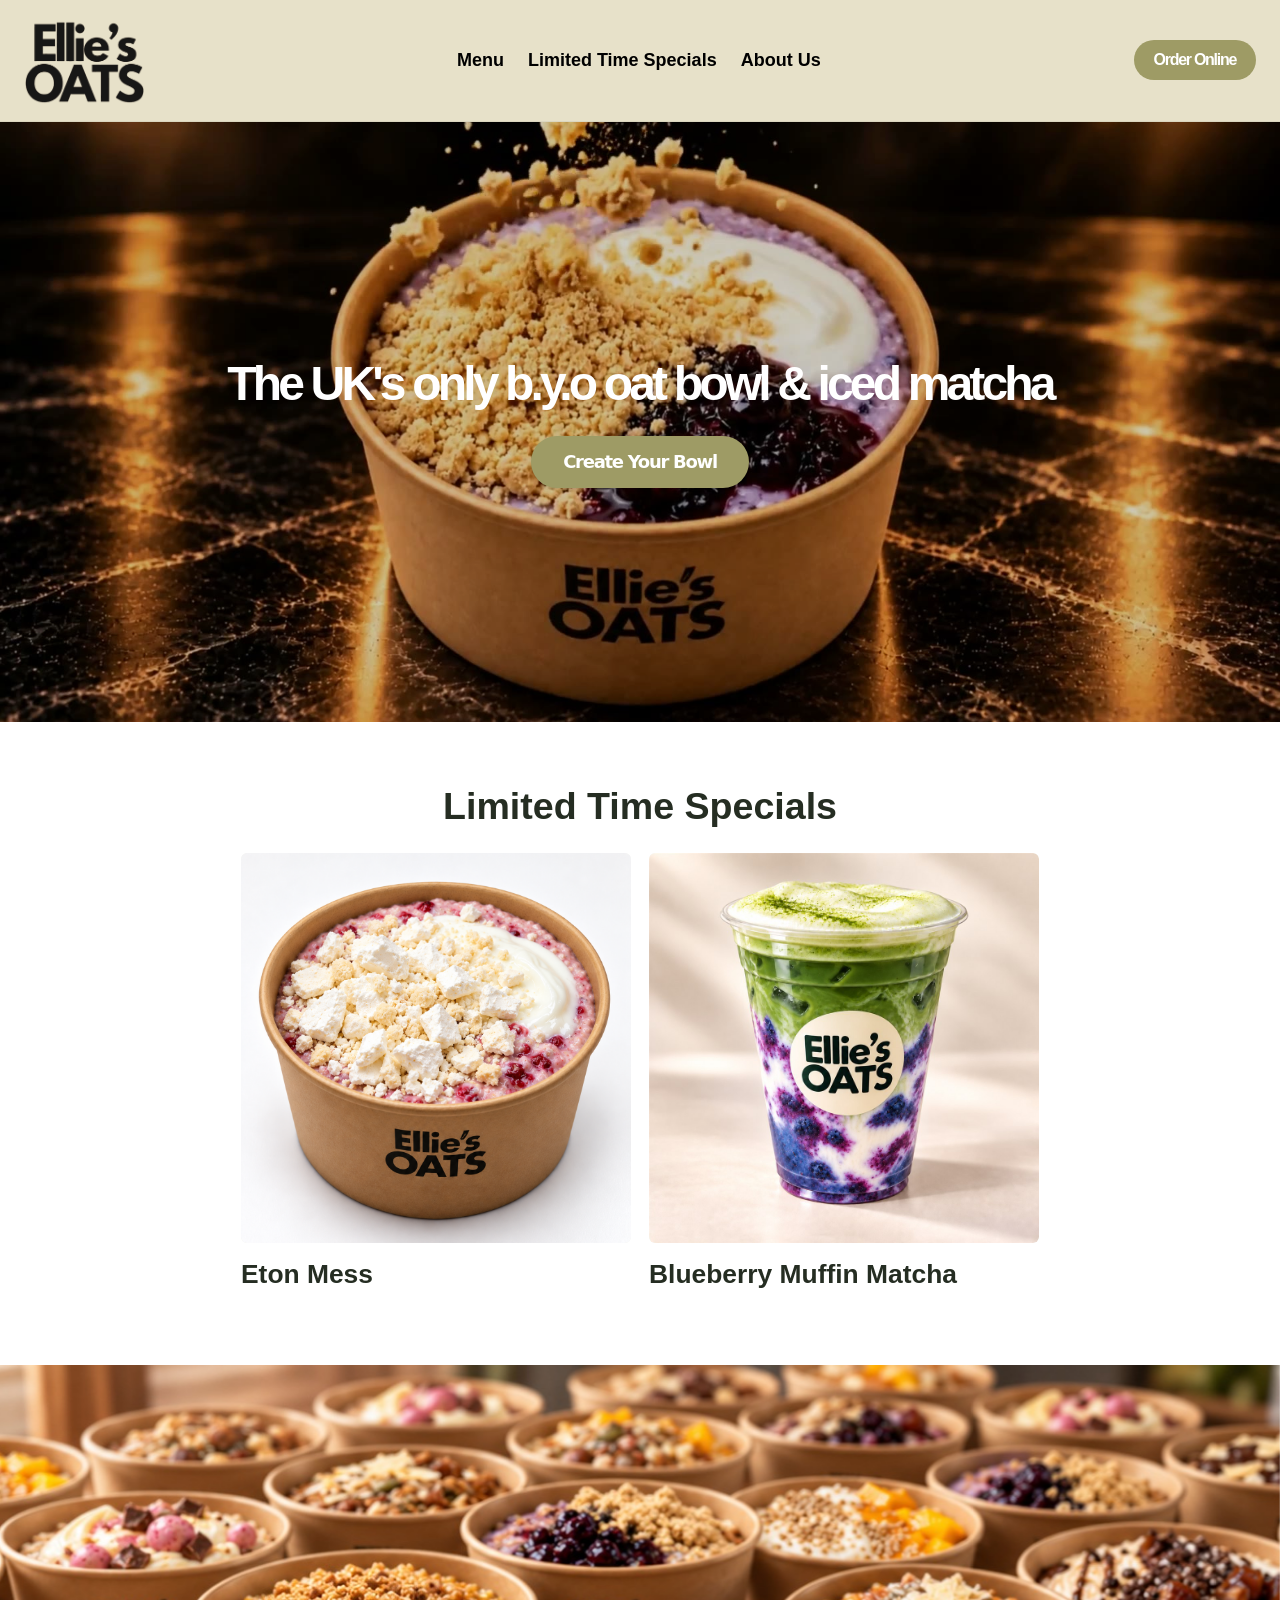
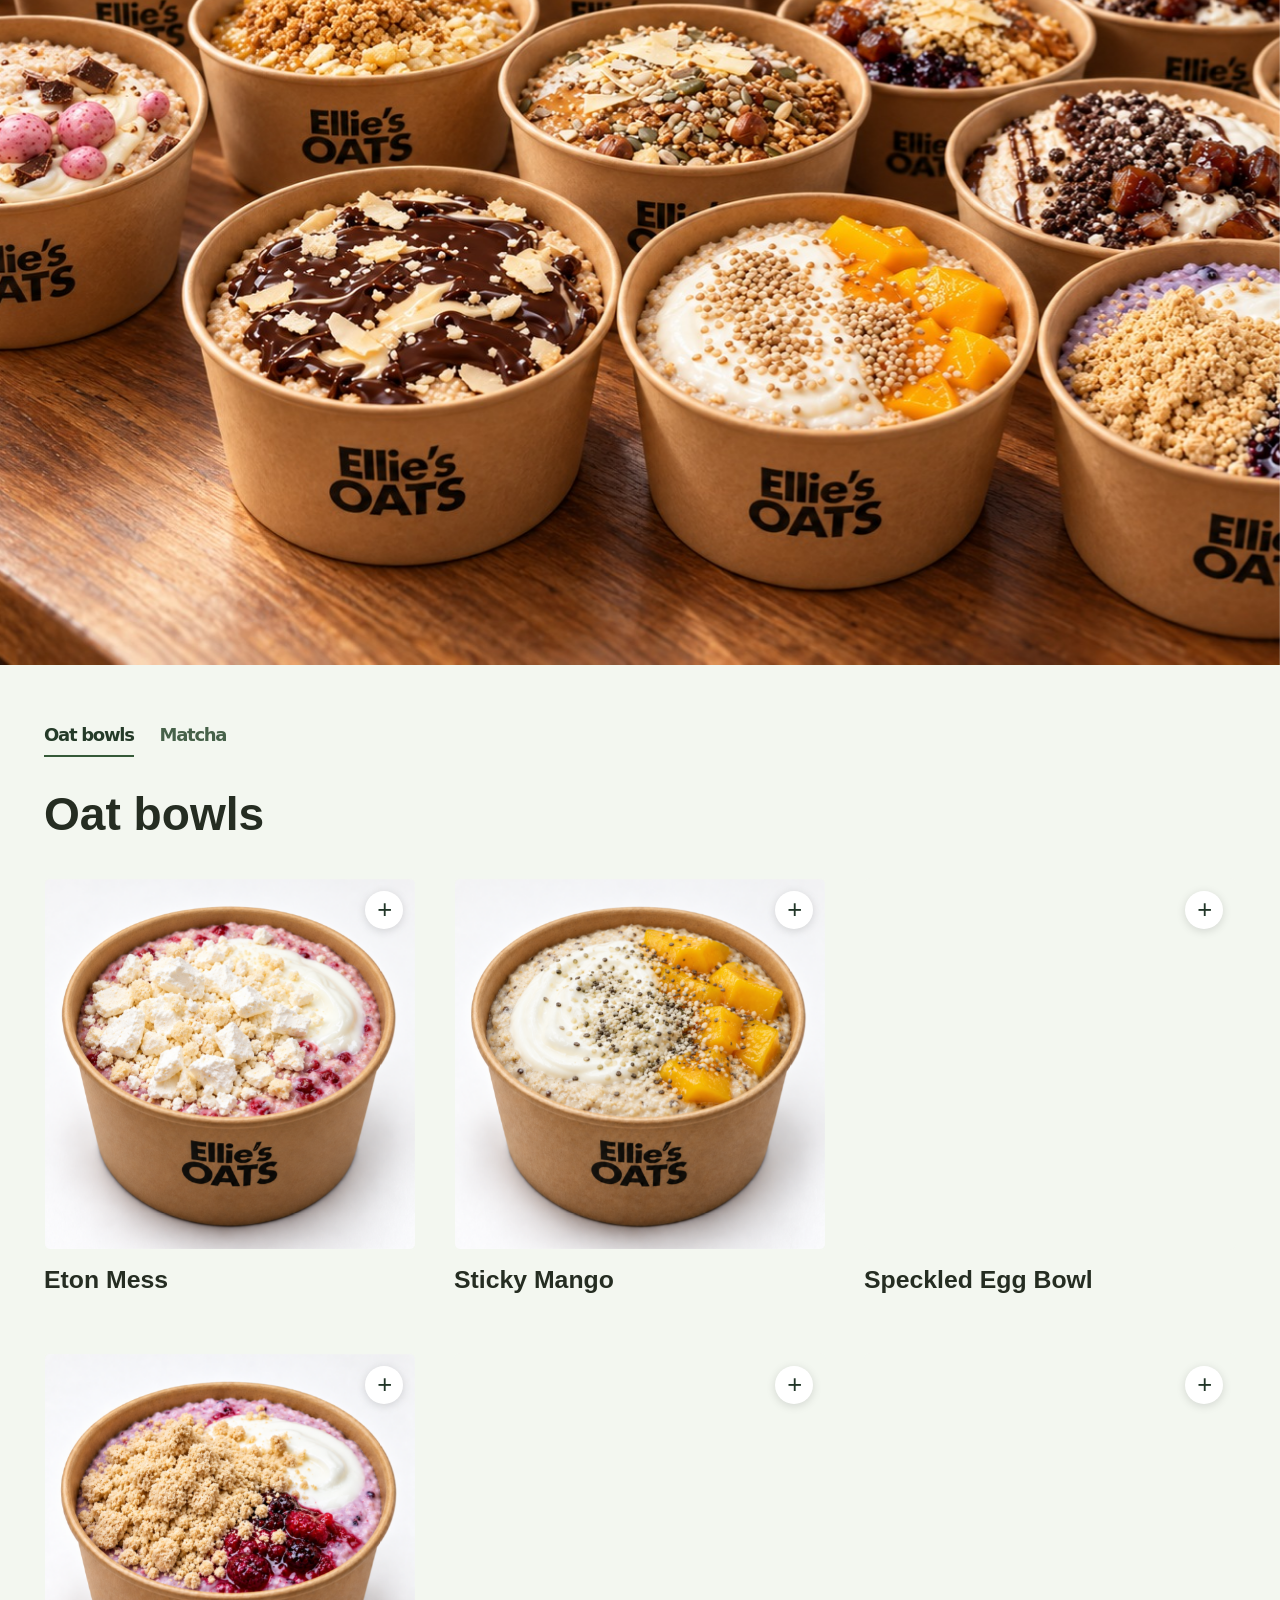
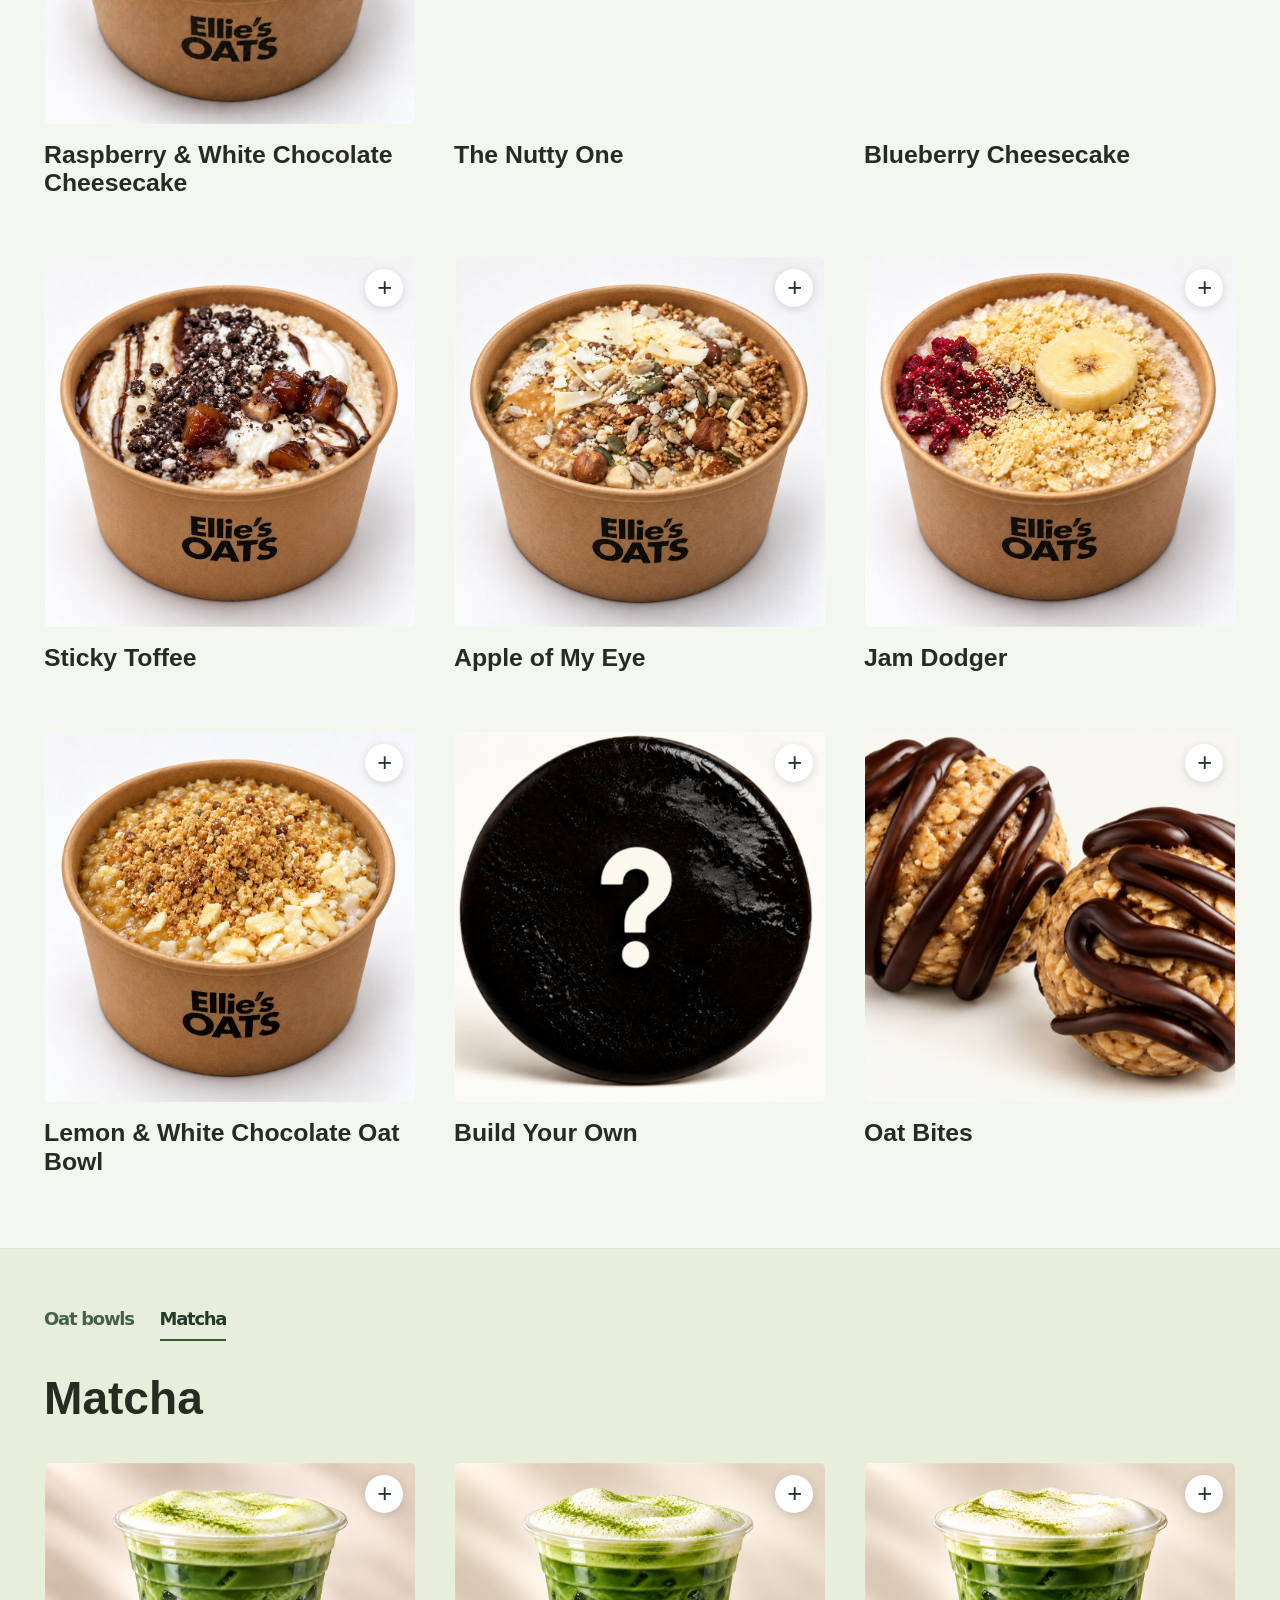
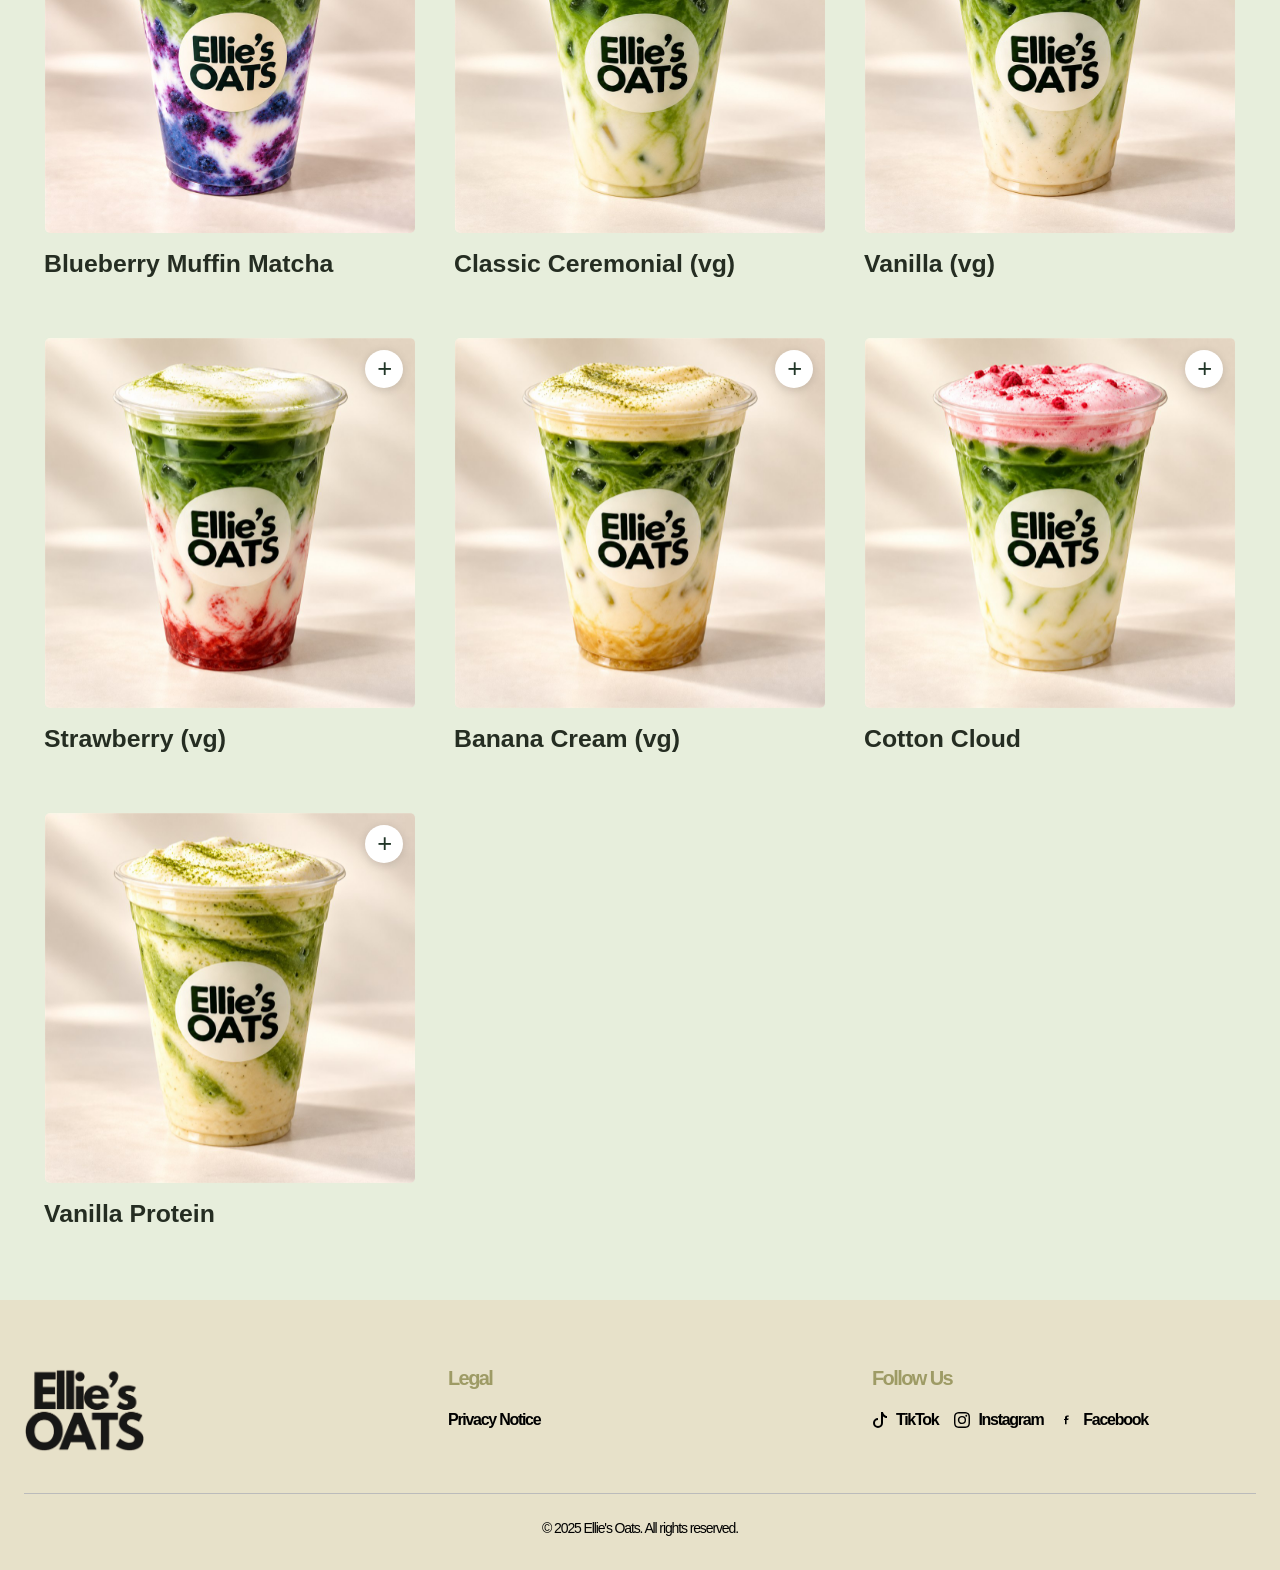
<file: index.html>
<!DOCTYPE html>
<!-- saved from url=(0029)https://www.elliesoats.co.uk/ -->
<html lang="en"><head><meta http-equiv="Content-Type" content="text/html; charset=UTF-8"><link rel="preload" href="https://www.elliesoats.co.uk/_next/static/media/797e433ab948586e-s.p.29207c2f.woff2" as="font" crossorigin="" type="font/woff2"><link rel="preload" href="https://www.elliesoats.co.uk/_next/static/media/caa3a2e1cccd8315-s.p.3b6cae6d.woff2" as="font" crossorigin="" type="font/woff2"><link rel="preload" as="image"><link rel="stylesheet" href="./assets/site.css?v=3" data-precedence="next"><link rel="stylesheet" href="./saved-pages/Ellie's Oats Ltd_files/d37c65f9e38ab7b9.css" data-precedence="next"><link rel="stylesheet" href="./saved-pages/Ellie's Oats Ltd_files/3f925ad81a35459d.css" data-precedence="next"><link rel="preload" as="script" fetchpriority="low" href="./saved-pages/Ellie's Oats Ltd_files/11211aaabb2560be.js.download"><link rel="preload" href="./assets/menu/special-eton-mess.png" as="image"><link rel="preload" href="./assets/menu/special-blueberry-muffin-matcha.jpg" as="image"><link rel="preload" href="./saved-pages/Ellie's Oats Ltd_files/hero2.jpg" as="image"><link rel="preload" href="./saved-pages/Ellie's Oats Ltd_files/d37c65f9e38ab7b9.css" as="style"><link rel="preload" href="./saved-pages/Ellie's Oats Ltd_files/3f925ad81a35459d.css" as="style"><meta name="viewport" content="width=device-width, initial-scale=1"><title>Ellie's Oats Ltd</title><meta name="description" content="The UK's only b.y.o oat bowl &amp; iced matcha"><link rel="icon" href="https://www.elliesoats.co.uk/favicon.ico?favicon.ec887f7a.ico" sizes="256x222" type="image/x-icon"><link rel="stylesheet" href="./assets/menu-gallery.css?v=13"><link rel="stylesheet" href="./assets/reveal.css?v=2"></head><body class="geist_a71539c9-module__T19VSG__variable geist_mono_8d43a2aa-module__8Li5zG__variable antialiased"><!--$--><!--/$--><next-route-announcer style="position: absolute;"><template shadowrootmode="open"><div aria-live="assertive" id="__next-route-announcer__" role="alert" style="position: absolute; border: 0px; height: 1px; margin: -1px; padding: 0px; width: 1px; clip: rect(0px, 0px, 0px, 0px); overflow: hidden; white-space: nowrap; overflow-wrap: normal;"></div></template></next-route-announcer><div hidden=""></div><div class="min-h-screen font-sans"><header class="bg-brand-beige backdrop-blur sticky top-0 z-50 border-b border-black/5 py-4"><div class="container mx-auto flex flex-col md:flex-row items-center justify-between px-6 gap-4"><div class="flex justify-center md:justify-start items-center w-full md:w-auto mb-2 md:mb-0"><a class="cursor-pointer" href="index.html"><img alt="OAT &amp; MATCHA Logo" width="120" height="40" decoding="async" data-nimg="1" src="./saved-pages/Ellie's Oats Ltd_files/logo.png" style="color: transparent;"></a></div><nav class="w-full md:w-auto flex justify-center order-2 md:order-none"><ul class="flex gap-6 list-none font-brand"><li><a href="index.html#menu" class="font-medium hover:text-brand-green cursor-pointer">Menu</a></li><li><a class="font-medium hover:text-brand-green" href="about.html">About Us</a></li></ul></nav><div class="w-full md:w-auto flex justify-center md:justify-end order-3 md:order-none"><a href="order.html" class="bg-brand-green text-white px-5 py-2 rounded-full font-semibold hover:bg-brand-green-hover transition">Order Online</a></div></div></header><section class="w-full py-0 relative min-h-[400px] md:min-h-[600px] flex items-center justify-center overflow-hidden"><video class="absolute inset-0 w-full h-full object-cover z-0 hero-video" src="./assets/hero-video.mp4" autoplay="" loop="" muted="" playsinline="" preload="auto" poster="./assets/hero-poster.jpg"></video><div class="hero-overlay"></div><div class="hero-content"><h1 class="text-text-white">The UK's only b.y.o oat bowl &amp; iced matcha</h1><a href="order.html" class="bg-brand-green text-text-white px-8 py-3 rounded-full font-semibold text-lg shadow hover:bg-brand-green-hover transition">Create Your Bowl</a></div></section><section id="limited-time-specials" class="py-24 relative bg-background overflow-hidden"><div class="container mx-auto px-6"><h2 class="mb-12">Limited Time Specials</h2><div class="flex flex-col md:flex-row gap-4 justify-center specials-grid md:flex-nowrap md:overflow-x-auto" style="min-width: 0px;"><div class="special-card"><div class="special-card-image"><img alt="Eton Mess" src="./assets/menu/special-eton-mess.png"></div><div class="special-card-content"><h3 class="special-card-title">Eton Mess</h3></div></div><div class="special-card"><div class="special-card-image"><img alt="Blueberry Muffin Matcha" src="./assets/menu/special-blueberry-muffin-matcha.jpg"></div><div class="special-card-content"><h3 class="special-card-title">Blueberry Muffin Matcha</h3></div></div></div></div></section><div class="oat-bowls-banner" style="width: 100%; height: 100vh; height: 100svh; overflow: hidden;"><img alt="A selection of Ellie's Oats bowls with different toppings" src="./assets/oat-bowls-banner.jpg" loading="lazy" decoding="async" width="1672" height="941" style="display: block; width: 100%; height: 100%; object-fit: cover; object-position: center;"></div><section class="py-24 menu-section" id="menu"><div class="container mx-auto px-6"><h2 class="text-3xl md:text-4xl font-extrabold text-center mb-12 section-title tracking-tighter font-brand-tight">Menu &amp; Nutrition</h2><div class="grid grid-cols-1 md:grid-cols-2 gap-12 menu-grid"><div class="p-8 rounded-2xl bg-background shadow-lg menu-column"><h3 class="text-xl font-bold mb-6 text-brand-green pb-4 border-b border-brand-border font-brand">OAT BOWLS</h3><div class="menu-item py-4 border-b border-dashed last:border-b-0 flex items-center gap-4"><div class="shrink-0"><img alt="Blueberry Cheesecake" loading="lazy" width="72" height="72" decoding="async" data-nimg="1" class="rounded-xl object-cover" src="./saved-pages/Ellie's Oats Ltd_files/blueberry.png" style="color: transparent;"></div><div class="flex-1"><h4 class="text-2xl md:text-3xl font-extrabold mb-1 tracking-tighter text-left w-full font-brand-tight text-text-dark">Blueberry Cheesecake</h4><p class="italic text-base">Blueberry soaked oats. Topped with a cheesecake drizzle, blueberry compote &amp; biscuit crumble</p><p class="mt-1 text-xs text-zinc-500 font-medium tracking-wide">Kcal: 508 &nbsp;·&nbsp; P: 24g &nbsp;·&nbsp; C: 60g &nbsp;·&nbsp; F: 18g</p></div></div><div class="menu-item py-4 border-b border-dashed last:border-b-0 flex items-center gap-4"><div class="shrink-0"><img alt="Sticky Toffee" loading="lazy" width="72" height="72" decoding="async" data-nimg="1" class="rounded-xl object-cover" src="./saved-pages/Ellie's Oats Ltd_files/sticky-toffee.png" style="color: transparent;"></div><div class="flex-1"><h4 class="text-2xl md:text-3xl font-extrabold mb-1 tracking-tighter text-left w-full font-brand-tight text-text-dark">Sticky Toffee</h4><p class="italic text-base">Date soaked oats, made with oat milk &amp; Greek yoghurt. Topped with banana, cacao nibs, greek yoghurt &amp; chopped dates.</p><p class="mt-1 text-xs text-zinc-500 font-medium tracking-wide">Kcal: 464 &nbsp;·&nbsp; P: 17g &nbsp;·&nbsp; C: 76g &nbsp;·&nbsp; F: 7g</p></div></div><div class="menu-item py-4 border-b border-dashed last:border-b-0 flex items-center gap-4"><div class="shrink-0"><img alt="Apple of My Eye" loading="lazy" width="72" height="72" decoding="async" data-nimg="1" class="rounded-xl object-cover" src="./saved-pages/Ellie's Oats Ltd_files/apple-of-my-eye.png" style="color: transparent;"></div><div class="flex-1"><h4 class="text-2xl md:text-3xl font-extrabold mb-1 tracking-tighter text-left w-full font-brand-tight text-text-dark">Apple of My Eye</h4><p class="italic text-base">Apple &amp; cinnamon soaked oats made with oat milk &amp; Greek yoghurt. Topped with sliced apple, peanut butter, homemade granola &amp; mixed seeds.</p><p class="mt-1 text-xs text-zinc-500 font-medium tracking-wide">Kcal: 550 &nbsp;·&nbsp; P: 23g &nbsp;·&nbsp; C: 67g &nbsp;·&nbsp; F: 20g</p></div></div><div class="menu-item py-4 border-b border-dashed last:border-b-0 flex items-center gap-4"><div class="shrink-0"><img alt="Jam Dodger" loading="lazy" width="72" height="72" decoding="async" data-nimg="1" class="rounded-xl object-cover" src="./saved-pages/Ellie's Oats Ltd_files/jam-dodger.png" style="color: transparent;"></div><div class="flex-1"><h4 class="text-2xl md:text-3xl font-extrabold mb-1 tracking-tighter text-left w-full font-brand-tight text-text-dark">Jam Dodger</h4><p class="italic text-base">Raspberry-soaked oats. Topped with raspberry jam, shortbread crumble and a min jam dodger biscuit</p><p class="mt-1 text-xs text-zinc-500 font-medium tracking-wide">Kcal: 548 &nbsp;·&nbsp; P: 17g &nbsp;·&nbsp; C: 81g &nbsp;·&nbsp; F: 15g</p></div></div><div class="menu-item py-4 border-b border-dashed last:border-b-0 flex items-center gap-4"><div class="shrink-0"><img alt="Lemon &amp; White Chocolate Oat Bowl" loading="lazy" width="72" height="72" decoding="async" data-nimg="1" class="rounded-xl object-cover" src="./saved-pages/Ellie's Oats Ltd_files/monthly-special-june.png" style="color: transparent;"></div><div class="flex-1"><h4 class="text-2xl md:text-3xl font-extrabold mb-1 tracking-tighter text-left w-full font-brand-tight text-text-dark">Lemon &amp; White Chocolate Oat Bowl</h4><p class="italic text-base">Lemon &amp; white chocolate soaked oats mixed with chia seeds. Topped with protein yoghurt, white chocolate drops, crumbled biscuit &amp; lemon drizzle.</p><p class="mt-1 text-xs text-zinc-500 font-medium tracking-wide">Kcal: 524 &nbsp;·&nbsp; P: 27g &nbsp;·&nbsp; C: 57g &nbsp;·&nbsp; F: 19g</p></div></div><div class="menu-item py-4 border-b border-dashed last:border-b-0 flex items-center gap-4"><div class="shrink-0"><img alt="The Nutty One" loading="lazy" width="72" height="72" decoding="async" data-nimg="1" class="rounded-xl object-cover" src="./saved-pages/Ellie's Oats Ltd_files/monthly-special-september.png" style="color: transparent;"></div><div class="flex-1"><h4 class="text-2xl md:text-3xl font-extrabold mb-1 tracking-tighter text-left w-full font-brand-tight text-text-dark">The Nutty One</h4><p class="italic text-base">Peanut flavoured oats soaked in oat milk, Greek yoghurt &amp; chia seeds. Topped with a yoghurt layer, crushed peanuts and a dark chocolate roof.</p><p class="mt-1 text-xs text-zinc-500 font-medium tracking-wide">Kcal: 487 &nbsp;·&nbsp; P: 27g &nbsp;·&nbsp; C: 46g &nbsp;·&nbsp; F: 17g</p></div></div><div class="menu-item py-4 border-b border-dashed last:border-b-0 flex items-center gap-4"><div class="shrink-0"><img alt="Eton Mess" loading="lazy" width="72" height="72" decoding="async" data-nimg="1" class="rounded-xl object-cover" src="./saved-pages/Ellie's Oats Ltd_files/monthly-special-october(1).png" style="color: transparent;"></div><div class="flex-1"><h4 class="text-2xl md:text-3xl font-extrabold mb-1 tracking-tighter text-left w-full font-brand-tight text-text-dark">Eton Mess</h4><p class="italic text-base">Oats soaked in low-fat Greek yoghurt, strawberries, white chocolate flavouring &amp; low-fat soft cheese. Topped with a meringue crumble.</p><p class="mt-1 text-xs text-zinc-500 font-medium tracking-wide">Kcal: 450 &nbsp;·&nbsp; P: 23g &nbsp;·&nbsp; C: 54g &nbsp;·&nbsp; F: 15g</p></div></div><div class="menu-item py-4 border-b border-dashed last:border-b-0 flex items-center gap-4"><div class="shrink-0"><img alt="Sticky Mango" loading="lazy" width="72" height="72" decoding="async" data-nimg="1" class="rounded-xl object-cover" src="./saved-pages/Ellie's Oats Ltd_files/sticky-mango.png" style="color: transparent;"></div><div class="flex-1"><h4 class="text-2xl md:text-3xl font-extrabold mb-1 tracking-tighter text-left w-full font-brand-tight text-text-dark">Sticky Mango</h4><p class="italic text-base">Mango &amp; coconut soaked oats mixed with chia seeds. Topped with coconut yoghurt, mango pieces &amp; sesame seeds.</p><p class="mt-1 text-xs text-zinc-500 font-medium tracking-wide">Kcal: 476 &nbsp;·&nbsp; P: 24g &nbsp;·&nbsp; C: 58g &nbsp;·&nbsp; F: 15g</p></div></div><div class="menu-item py-4 border-b border-dashed last:border-b-0 flex items-center gap-4"><div class="shrink-0"><img alt="Speckled Egg Bowl" loading="lazy" width="72" height="72" decoding="async" data-nimg="1" class="rounded-xl object-cover" src="./saved-pages/Ellie's Oats Ltd_files/exclusive-june.png" style="color: transparent;"></div><div class="flex-1"><h4 class="text-2xl md:text-3xl font-extrabold mb-1 tracking-tighter text-left w-full font-brand-tight text-text-dark">Speckled Egg Bowl</h4><p class="italic text-base">White chocolate flavoured oats soaked in Greek yoghurt, oat milk &amp; crushed speckled eggs. Topped with a white chocolate protein layer and a sprinkle of speckled eggs.</p><p class="mt-1 text-xs text-zinc-500 font-medium tracking-wide">Kcal: 563 &nbsp;·&nbsp; P: 27g &nbsp;·&nbsp; C: 67g &nbsp;·&nbsp; F: 20g</p></div></div><div class="menu-item py-4 border-b border-dashed last:border-b-0 flex items-center gap-4"><div class="shrink-0"><img alt="Raspberry &amp; White Chocolate Cheesecake" loading="lazy" width="72" height="72" decoding="async" data-nimg="1" class="rounded-xl object-cover" src="./saved-pages/Ellie's Oats Ltd_files/exclusive-april.png" style="color: transparent;"></div><div class="flex-1"><h4 class="text-2xl md:text-3xl font-extrabold mb-1 tracking-tighter text-left w-full font-brand-tight text-text-dark">Raspberry &amp; White Chocolate Cheesecake</h4><p class="italic text-base">Fuelling your day with 24g of protein - oats soaked in Greek yoghurt, raspberries, white chocolate flavouring &amp; low-fat soft cheese. Topped with a biscuit crumble.</p><p class="mt-1 text-xs text-zinc-500 font-medium tracking-wide">Kcal: 501 &nbsp;·&nbsp; P: 24g &nbsp;·&nbsp; C: 57g &nbsp;·&nbsp; F: 18g</p></div></div><div class="menu-item py-4 border-b border-dashed last:border-b-0 flex items-center gap-4"><div class="shrink-0"><img alt="Build Your Own" loading="lazy" width="72" height="72" decoding="async" data-nimg="1" class="rounded-xl object-cover" src="./saved-pages/Ellie's Oats Ltd_files/byob.png" style="color: transparent;"></div><div class="flex-1"><h4 class="text-2xl md:text-3xl font-extrabold mb-1 tracking-tighter text-left w-full font-brand-tight text-text-dark">Build Your Own</h4><p class="italic text-base">Create your perfect bowl! Choose your base and pick 4 toppings. Extra toppings available for £1 each.</p><p class="mt-1 text-xs text-zinc-500 font-medium tracking-wide">Kcal: 309 &nbsp;·&nbsp; P: 17g &nbsp;·&nbsp; C: 44g &nbsp;·&nbsp; F: 6g</p></div></div><div class="menu-item py-4 border-b border-dashed last:border-b-0 flex items-center gap-4"><div class="shrink-0"><img alt="Oat Bites" loading="lazy" width="72" height="72" decoding="async" data-nimg="1" class="rounded-xl object-cover" src="./saved-pages/Ellie's Oats Ltd_files/oat-bites.png" style="color: transparent;"></div><div class="flex-1"><h4 class="text-2xl md:text-3xl font-extrabold mb-1 tracking-tighter text-left w-full font-brand-tight text-text-dark">Oat Bites</h4><p class="italic text-base">Oats mixed with peanut butter, chia seeds, dates and honey. Topped with dark chocolate.</p><p class="mt-1 text-xs text-zinc-500 font-medium tracking-wide">Kcal: 223 &nbsp;·&nbsp; P: 16g &nbsp;·&nbsp; C: 19g &nbsp;·&nbsp; F: 8g</p></div></div></div><div class="p-8 rounded-2xl bg-background shadow-lg menu-column"><h3 class="text-xl font-bold mb-6 text-brand-green pb-4 border-b border-brand-border font-brand">MATCHA MENU</h3><div class="menu-item py-4 border-b border-dashed last:border-b-0 flex items-center gap-4"><div class="flex-1"><h4 class="text-2xl md:text-3xl font-extrabold mb-1 tracking-tighter text-left w-full font-brand-tight text-text-dark">Blueberry Muffin Matcha</h4><p class="italic text-base">Blueberry &amp; vanilla base, topped with ceremonial matcha.</p></div></div><div class="menu-item py-4 border-b border-dashed last:border-b-0 flex items-center gap-4"><div class="flex-1"><h4 class="text-2xl md:text-3xl font-extrabold mb-1 tracking-tighter text-left w-full font-brand-tight text-text-dark">Classic Ceremonial (vg)</h4><p class="italic text-base"></p></div></div><div class="menu-item py-4 border-b border-dashed last:border-b-0 flex items-center gap-4"><div class="flex-1"><h4 class="text-2xl md:text-3xl font-extrabold mb-1 tracking-tighter text-left w-full font-brand-tight text-text-dark">Vanilla (vg)</h4><p class="italic text-base"></p></div></div><div class="menu-item py-4 border-b border-dashed last:border-b-0 flex items-center gap-4"><div class="flex-1"><h4 class="text-2xl md:text-3xl font-extrabold mb-1 tracking-tighter text-left w-full font-brand-tight text-text-dark">Strawberry (vg)</h4><p class="italic text-base"></p></div></div><div class="menu-item py-4 border-b border-dashed last:border-b-0 flex items-center gap-4"><div class="flex-1"><h4 class="text-2xl md:text-3xl font-extrabold mb-1 tracking-tighter text-left w-full font-brand-tight text-text-dark">Banana Cream (vg)</h4><p class="italic text-base">Banana matcha, banana cold foam</p></div></div><div class="menu-item py-4 border-b border-dashed last:border-b-0 flex items-center gap-4"><div class="flex-1"><h4 class="text-2xl md:text-3xl font-extrabold mb-1 tracking-tighter text-left w-full font-brand-tight text-text-dark">Cotton Cloud</h4><p class="italic text-base">White chocolate matcha, raspberry cold foam</p></div></div><div class="menu-item py-4 border-b border-dashed last:border-b-0 flex items-center gap-4"><div class="flex-1"><h4 class="text-2xl md:text-3xl font-extrabold mb-1 tracking-tighter text-left w-full font-brand-tight text-text-dark">Vanilla Protein</h4><p class="italic text-base">Vegan protein shake with a serving of matcha</p></div></div></div></div></div></section><footer class="bg-brand-footer text-black pt-16 pb-8"><div class="container mx-auto px-6"><div class="grid grid-cols-1 md:grid-cols-3 gap-10 footer-content mb-10"><div class="footer-section flex flex-col items-start"><img alt="OAT &amp; MATCHA Logo" width="120" height="40" decoding="async" data-nimg="1" src="./saved-pages/Ellie's Oats Ltd_files/logo.png" style="color: transparent;"></div><div class="footer-section flex flex-col items-start"><h3 class="mb-4 text-xl font-bold font-brand" style="color: var(--brand-green);">Legal</h3><a href="privacy.html" class="text-black hover:text-brand-green transition font-semibold font-brand">Privacy Notice</a></div><div class="footer-section flex flex-col items-start"><h3 class="mb-4 text-xl font-bold font-brand" style="color: var(--brand-green);">Follow Us</h3><div class="flex gap-4 font-brand"><a href="https://www.tiktok.com/@ellies.oats" target="_blank" rel="noopener noreferrer" class="flex items-center gap-2 text-black hover:text-brand-green transition font-semibold"><svg xmlns="http://www.w3.org/2000/svg" width="16" height="16" fill="currentColor" class="bi bi-tiktok" viewBox="0 0 16 16"><path d="M9 0h1.98c.144.715.54 1.617 1.235 2.512C12.895 3.389 13.797 4 15 4v2c-1.753 0-3.07-.814-4-1.829V11a5 5 0 1 1-5-5v2a3 3 0 1 0 3 3z"></path></svg>TikTok</a><a href="https://www.instagram.com/ellies.oats" target="_blank" rel="noopener noreferrer" class="flex items-center gap-2 text-black hover:text-brand-green transition font-semibold"><svg xmlns="http://www.w3.org/2000/svg" width="16" height="16" fill="currentColor" class="bi bi-instagram" viewBox="0 0 16 16"><path d="M8 0C5.829 0 5.556.01 4.703.048 3.85.088 3.269.222 2.76.42a3.9 3.9 0 0 0-1.417.923A3.9 3.9 0 0 0 .42 2.76C.222 3.268.087 3.85.048 4.7.01 5.555 0 5.827 0 8.001c0 2.172.01 2.444.048 3.297.04.852.174 1.433.372 1.942.205.526.478.972.923 1.417.444.445.89.719 1.416.923.51.198 1.09.333 1.942.372C5.555 15.99 5.827 16 8 16s2.444-.01 3.298-.048c.851-.04 1.434-.174 1.943-.372a3.9 3.9 0 0 0 1.416-.923c.445-.445.718-.891.923-1.417.197-.509.332-1.09.372-1.942C15.99 10.445 16 10.173 16 8s-.01-2.445-.048-3.299c-.04-.851-.175-1.433-.372-1.941a3.9 3.9 0 0 0-.923-1.417A3.9 3.9 0 0 0 13.24.42c-.51-.198-1.092-.333-1.943-.372C10.443.01 10.172 0 7.998 0zm-.717 1.442h.718c2.136 0 2.389.007 3.232.046.78.035 1.204.166 1.486.275.373.145.64.319.92.599s.453.546.598.92c.11.281.24.705.275 1.485.039.843.047 1.096.047 3.231s-.008 2.389-.047 3.232c-.035.78-.166 1.203-.275 1.485a2.5 2.5 0 0 1-.599.919c-.28.28-.546.453-.92.598-.28.11-.704.24-1.485.276-.843.038-1.096.047-3.232.047s-2.39-.009-3.233-.047c-.78-.036-1.203-.166-1.485-.276a2.5 2.5 0 0 1-.92-.598 2.5 2.5 0 0 1-.6-.92c-.109-.281-.24-.705-.275-1.485-.038-.843-.046-1.096-.046-3.233s.008-2.388.046-3.231c.036-.78.166-1.204.276-1.486.145-.373.319-.64.599-.92s.546-.453.92-.598c.282-.11.705-.24 1.485-.276.738-.034 1.024-.044 2.515-.045zm4.988 1.328a.96.96 0 1 0 0 1.92.96.96 0 0 0 0-1.92m-4.27 1.122a4.109 4.109 0 1 0 0 8.217 4.109 4.109 0 0 0 0-8.217m0 1.441a2.667 2.667 0 1 1 0 5.334 2.667 2.667 0 0 1 0-5.334"></path></svg>Instagram</a><a href="https://m.facebook.com/profile.php?id=61577992477386" target="_blank" rel="noopener noreferrer" class="flex items-center gap-2 text-black hover:text-brand-green transition font-semibold"><svg xmlns="http://www.w3.org/2000/svg" width="16" height="16" fill="currentColor" class="bi bi-facebook" viewBox="0 0 16 16"><path d="M8.94 8.116H7.56v4.156H6V8.116H5V6.88h1v-1.06c0-.888.456-2.32 2.26-2.32h1.46v1.236h-1c-.298 0-.714.146-.714.774v.87h1.715l-.224 1.236z"></path></svg>Facebook</a></div></div></div><div class="border-t border-brand-border-light pt-6 text-center text-black text-sm copyright font-brand">© 2025 Ellie's Oats. All rights reserved.</div></div></footer></div><script src="./assets/menu-gallery.js?v=3" defer></script><script src="./assets/specials-gallery.js?v=2" defer></script><script src="./assets/reveal.js?v=1" defer></script></body></html>
</file>
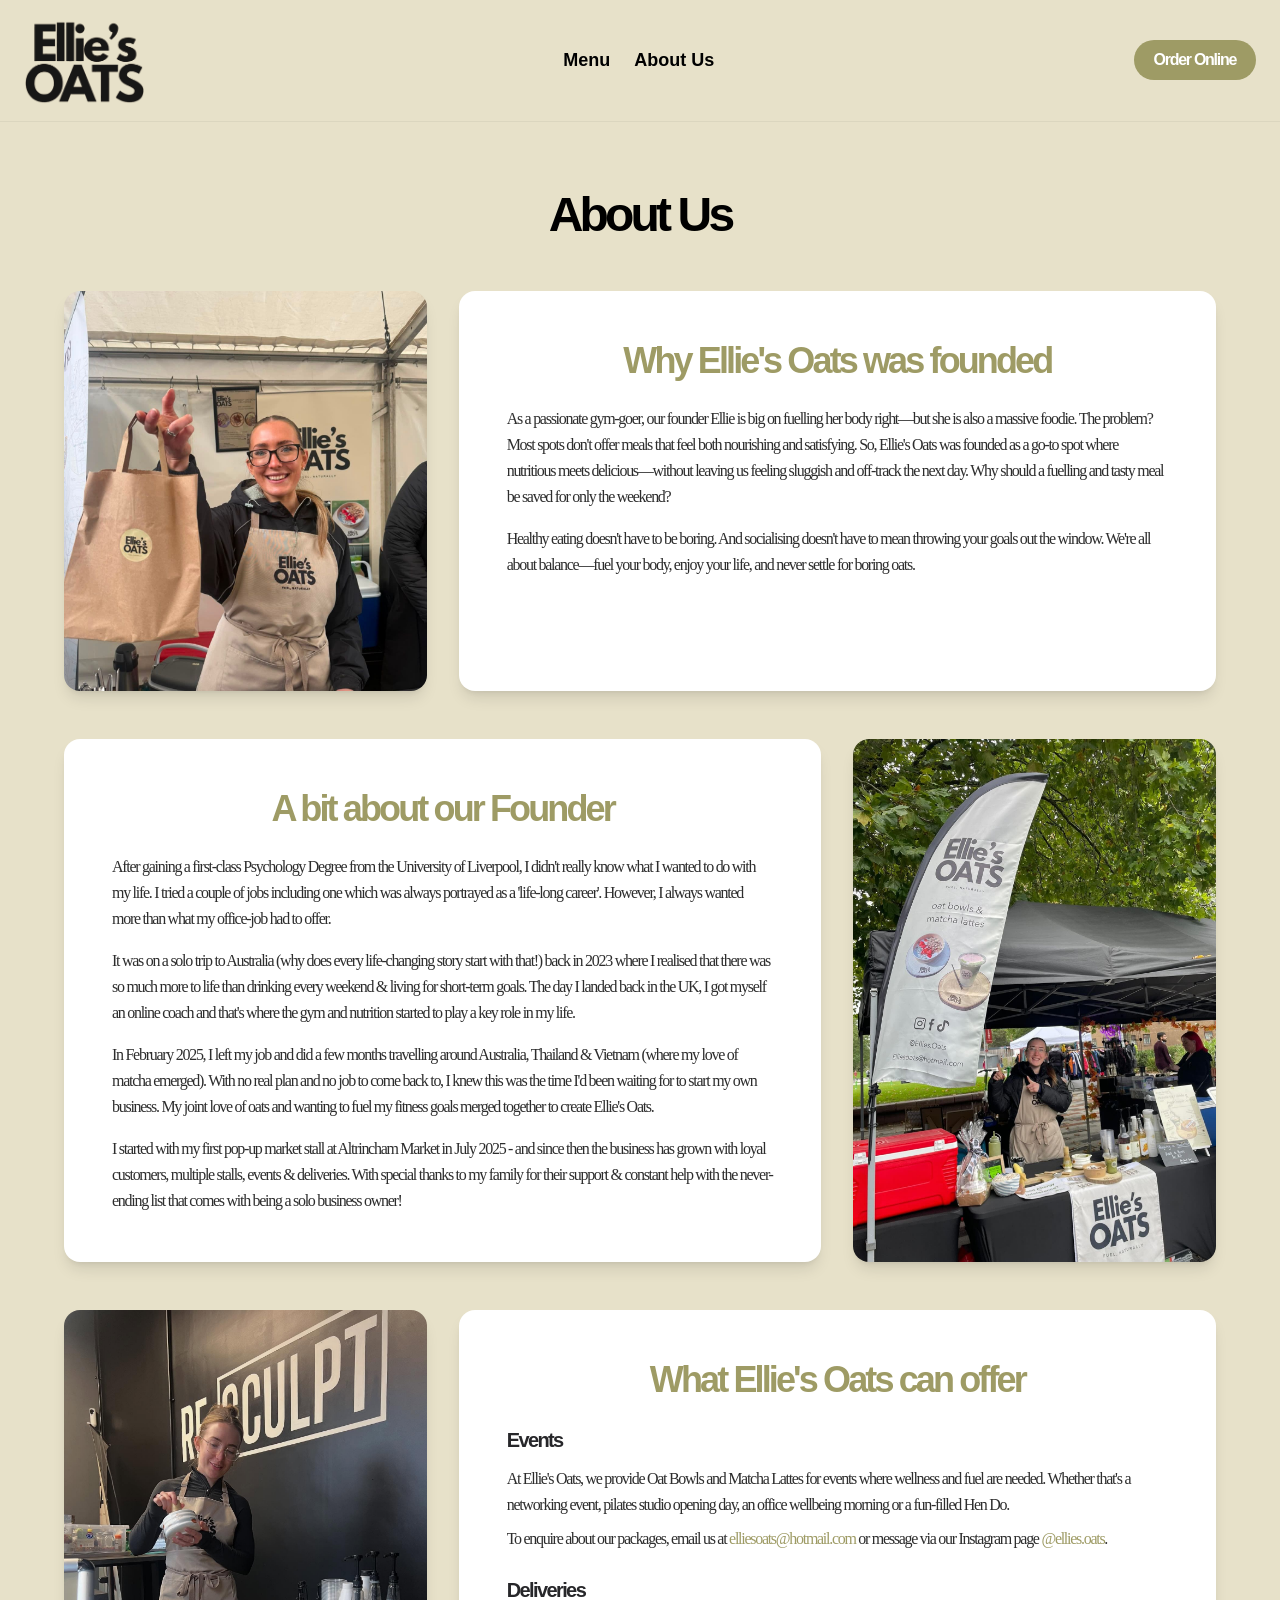
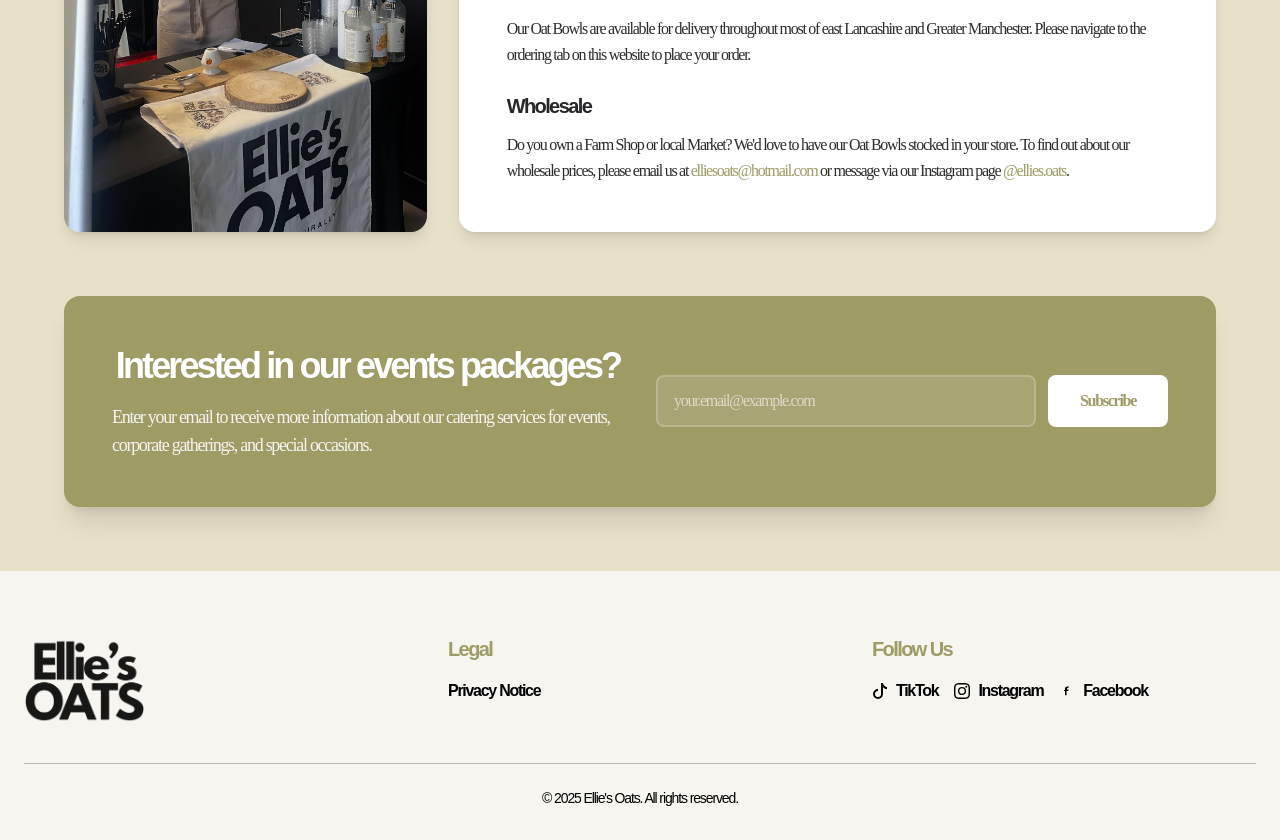
<file: about.html>
<!DOCTYPE html>
<!-- saved from url=(0034)https://www.elliesoats.co.uk/about -->
<html lang="en"><head><meta http-equiv="Content-Type" content="text/html; charset=UTF-8"><link rel="preload" href="https://www.elliesoats.co.uk/_next/static/media/797e433ab948586e-s.p.29207c2f.woff2" as="font" crossorigin="" type="font/woff2"><link rel="preload" href="https://www.elliesoats.co.uk/_next/static/media/caa3a2e1cccd8315-s.p.3b6cae6d.woff2" as="font" crossorigin="" type="font/woff2"><link rel="preload" as="image"><link rel="stylesheet" href="./assets/site.css" data-precedence="next"><link rel="preload" as="script" fetchpriority="low" href="./saved-pages/Ellie's Oats Ltd about_files/11211aaabb2560be.js.download"><link rel="preload" as="image" imagesizes="100vw"><meta name="viewport" content="width=device-width, initial-scale=1"><title>Ellie's Oats Ltd</title><meta name="description" content="The UK's only b.y.o oat bowl &amp; iced matcha"><link rel="icon" href="https://www.elliesoats.co.uk/favicon.ico?favicon.ec887f7a.ico" sizes="256x222" type="image/x-icon"><meta name="next-size-adjust" content=""></head><body class="geist_a71539c9-module__T19VSG__variable geist_mono_8d43a2aa-module__8Li5zG__variable antialiased"><!--$--><!--/$--><next-route-announcer style="position: absolute;"><template shadowrootmode="open"><div aria-live="assertive" id="__next-route-announcer__" role="alert" style="position: absolute; border: 0px; height: 1px; margin: -1px; padding: 0px; width: 1px; clip: rect(0px, 0px, 0px, 0px); overflow: hidden; white-space: nowrap; overflow-wrap: normal;"></div></template></next-route-announcer><div hidden=""></div><div class="min-h-screen bg-brand-beige font-sans flex flex-col"><header class="bg-brand-beige backdrop-blur sticky top-0 z-50 border-b border-black/5 py-4"><div class="container mx-auto flex flex-col md:flex-row items-center justify-between px-6 gap-4"><div class="flex justify-center md:justify-start items-center w-full md:w-auto mb-2 md:mb-0"><a class="cursor-pointer" href="index.html"><img alt="OAT &amp; MATCHA Logo" width="120" height="40" decoding="async" data-nimg="1" src="./saved-pages/Ellie's Oats Ltd about_files/logo.png" style="color: transparent;"></a></div><nav class="w-full md:w-auto flex justify-center order-2 md:order-none"><ul class="flex gap-6 list-none font-brand"><li><a href="index.html#menu" class="font-medium hover:text-brand-green cursor-pointer">Menu</a></li><li><a class="font-medium hover:text-brand-green" href="about.html">About Us</a></li></ul></nav><div class="w-full md:w-auto flex justify-center md:justify-end order-3 md:order-none"><a href="order.html" class="bg-brand-green text-white px-5 py-2 rounded-full font-semibold hover:bg-brand-green-hover transition">Order Online</a></div></div></header><main class="flex-1 py-16"><div class="container mx-auto px-6"><h1 class="text-4xl md:text-5xl font-extrabold text-center mb-12 font-brand-tight">About Us</h1><div class="grid grid-cols-1 lg:grid-cols-3 gap-8 max-w-6xl mx-auto mb-12"><div class="lg:col-span-1"><div class="relative w-full h-full min-h-[400px] rounded-2xl overflow-hidden shadow-lg"><img alt="Ellie - Founder of Ellie's Oats" decoding="async" data-nimg="fill" class="object-cover" sizes="100vw" src="./saved-pages/Ellie's Oats Ltd about_files/about-me.jpg" style="position: absolute; height: 100%; width: 100%; inset: 0px; color: transparent;"></div></div><div class="lg:col-span-2 bg-background rounded-2xl shadow-lg p-8 md:p-12"><h2 class="text-2xl md:text-3xl font-bold mb-6 text-brand-green">Why Ellie's Oats was founded</h2><div class="space-y-4 text-text-dark leading-relaxed"><p>As a passionate gym-goer, our founder Ellie is big on fuelling her body right—but she is also a massive foodie. The problem? Most spots don't offer meals that feel both nourishing and satisfying. So, Ellie's Oats was founded as a go-to spot where nutritious meets delicious—without leaving us feeling sluggish and off-track the next day. Why should a fuelling and tasty meal be saved for only the weekend?</p><p>Healthy eating doesn't have to be boring. And socialising doesn't have to mean throwing your goals out the window. We're all about balance—fuel your body, enjoy your life, and never settle for boring oats.</p></div></div></div><div class="grid grid-cols-1 lg:grid-cols-3 gap-8 max-w-6xl mx-auto mb-12"><div class="lg:col-span-2 bg-background rounded-2xl shadow-lg p-8 md:p-12 order-2 lg:order-1"><h2 class="text-2xl md:text-3xl font-bold mb-6 text-brand-green">A bit about our Founder</h2><div class="space-y-4 text-text-dark leading-relaxed"><p>After gaining a first-class Psychology Degree from the University of Liverpool, I didn't really know what I wanted to do with my life. I tried a couple of jobs including one which was always portrayed as a 'life-long career'. However, I always wanted more than what my office-job had to offer.</p><p>It was on a solo trip to Australia (why does every life-changing story start with that!) back in 2023 where I realised that there was so much more to life than drinking every weekend &amp; living for short-term goals. The day I landed back in the UK, I got myself an online coach and that's where the gym and nutrition started to play a key role in my life.</p><p>In February 2025, I left my job and did a few months travelling around Australia, Thailand &amp; Vietnam (where my love of matcha emerged). With no real plan and no job to come back to, I knew this was the time I'd been waiting for to start my own business. My joint love of oats and wanting to fuel my fitness goals merged together to create Ellie's Oats.</p><p>I started with my first pop-up market stall at Altrincham Market in July 2025 - and since then the business has grown with loyal customers, multiple stalls, events &amp; deliveries. With special thanks to my family for their support &amp; constant help with the never-ending list that comes with being a solo business owner!</p></div></div><div class="lg:col-span-1 order-1 lg:order-2"><div class="relative w-full h-full min-h-[400px] rounded-2xl overflow-hidden shadow-lg"><img alt="Ellie's Oats at market stall" loading="lazy" decoding="async" data-nimg="fill" class="object-cover" sizes="100vw" src="./saved-pages/Ellie's Oats Ltd about_files/about-me-2.jpg" style="position: absolute; height: 100%; width: 100%; inset: 0px; color: transparent;"></div></div></div><div class="grid grid-cols-1 lg:grid-cols-3 gap-8 max-w-6xl mx-auto"><div class="lg:col-span-1"><div class="relative w-full h-full min-h-[400px] rounded-2xl overflow-hidden shadow-lg"><img alt="Ellie's Oats products" loading="lazy" decoding="async" data-nimg="fill" class="object-cover" sizes="100vw" src="./saved-pages/Ellie's Oats Ltd about_files/about-me-3.jpg" style="position: absolute; height: 100%; width: 100%; inset: 0px; color: transparent;"></div></div><div class="lg:col-span-2 bg-background rounded-2xl shadow-lg p-8 md:p-12"><h2 class="text-2xl md:text-3xl font-bold mb-6 text-brand-green">What Ellie's Oats can offer</h2><div class="space-y-6 text-text-dark leading-relaxed"><div><h3 class="text-xl font-bold mb-3 text-zinc-800">Events</h3><p>At Ellie's Oats, we provide Oat Bowls and Matcha Lattes for events where wellness and fuel are needed. Whether that's a networking event, pilates studio opening day, an office wellbeing morning or a fun-filled Hen Do.</p><p class="mt-2">To enquire about our packages, email us at <a href="mailto:elliesoats@hotmail.com" class="text-brand-green hover:underline font-medium">elliesoats@hotmail.com</a> or message via our Instagram page <a href="https://instagram.com/ellies.oats" target="_blank" rel="noopener noreferrer" class="text-brand-green hover:underline font-medium">@ellies.oats</a>.</p></div><div><h3 class="text-xl font-bold mb-3 text-zinc-800">Deliveries</h3><p>Our Oat Bowls are available for delivery throughout most of east Lancashire and Greater Manchester. Please navigate to the ordering tab on this website to place your order.</p></div><div><h3 class="text-xl font-bold mb-3 text-zinc-800">Wholesale</h3><p>Do you own a Farm Shop or local Market? We'd love to have our Oat Bowls stocked in your store. To find out about our wholesale prices, please email us at <a href="mailto:elliesoats@hotmail.com" class="text-brand-green hover:underline font-medium">elliesoats@hotmail.com</a> or message via our Instagram page <a href="https://instagram.com/ellies.oats" target="_blank" rel="noopener noreferrer" class="text-brand-green hover:underline font-medium">@ellies.oats</a>.</p></div></div></div></div><div class="max-w-6xl mx-auto mt-16"><div class="bg-brand-green rounded-2xl shadow-xl p-8 md:p-12"><div class="grid grid-cols-1 md:grid-cols-2 gap-8 items-center"><div><h2 class="text-2xl md:text-3xl font-bold mb-4 text-white">Interested in our events packages?</h2><p class="text-white/90 text-lg">Enter your email to receive more information about our catering services for events, corporate gatherings, and special occasions.</p></div><div><form onsubmit="event.preventDefault(); alert('This saved preview cannot submit forms. Please use the live website.');" class="space-y-4"><div class="flex flex-col sm:flex-row gap-3"><input placeholder="your.email@example.com" class="flex-1 px-4 py-3 rounded-lg border-2 border-white/20 bg-white/10 text-white placeholder-white/60 focus:outline-none focus:border-white focus:bg-white/20 transition" type="email" value=""><button type="submit" class="px-8 py-3 bg-white text-brand-green font-semibold rounded-lg hover:bg-brand-beige-light transition disabled:opacity-50 disabled:cursor-not-allowed whitespace-nowrap">Subscribe</button></div></form></div></div></div></div></div></main><footer class="bg-brand-footer text-black pt-16 pb-8"><div class="container mx-auto px-6"><div class="grid grid-cols-1 md:grid-cols-3 gap-10 footer-content mb-10"><div class="footer-section flex flex-col items-start"><img alt="OAT &amp; MATCHA Logo" width="120" height="40" decoding="async" data-nimg="1" src="./saved-pages/Ellie's Oats Ltd about_files/logo.png" style="color: transparent;"></div><div class="footer-section flex flex-col items-start"><h3 class="mb-4 text-xl font-bold font-brand" style="color: var(--brand-green);">Legal</h3><a href="privacy.html" class="text-black hover:text-brand-green transition font-semibold font-brand">Privacy Notice</a></div><div class="footer-section flex flex-col items-start"><h3 class="mb-4 text-xl font-bold font-brand" style="color: var(--brand-green);">Follow Us</h3><div class="flex gap-4 font-brand"><a href="https://www.tiktok.com/@ellies.oats" target="_blank" rel="noopener noreferrer" class="flex items-center gap-2 text-black hover:text-brand-green transition font-semibold"><svg xmlns="http://www.w3.org/2000/svg" width="16" height="16" fill="currentColor" class="bi bi-tiktok" viewBox="0 0 16 16"><path d="M9 0h1.98c.144.715.54 1.617 1.235 2.512C12.895 3.389 13.797 4 15 4v2c-1.753 0-3.07-.814-4-1.829V11a5 5 0 1 1-5-5v2a3 3 0 1 0 3 3z"></path></svg>TikTok</a><a href="https://www.instagram.com/ellies.oats" target="_blank" rel="noopener noreferrer" class="flex items-center gap-2 text-black hover:text-brand-green transition font-semibold"><svg xmlns="http://www.w3.org/2000/svg" width="16" height="16" fill="currentColor" class="bi bi-instagram" viewBox="0 0 16 16"><path d="M8 0C5.829 0 5.556.01 4.703.048 3.85.088 3.269.222 2.76.42a3.9 3.9 0 0 0-1.417.923A3.9 3.9 0 0 0 .42 2.76C.222 3.268.087 3.85.048 4.7.01 5.555 0 5.827 0 8.001c0 2.172.01 2.444.048 3.297.04.852.174 1.433.372 1.942.205.526.478.972.923 1.417.444.445.89.719 1.416.923.51.198 1.09.333 1.942.372C5.555 15.99 5.827 16 8 16s2.444-.01 3.298-.048c.851-.04 1.434-.174 1.943-.372a3.9 3.9 0 0 0 1.416-.923c.445-.445.718-.891.923-1.417.197-.509.332-1.09.372-1.942C15.99 10.445 16 10.173 16 8s-.01-2.445-.048-3.299c-.04-.851-.175-1.433-.372-1.941a3.9 3.9 0 0 0-.923-1.417A3.9 3.9 0 0 0 13.24.42c-.51-.198-1.092-.333-1.943-.372C10.443.01 10.172 0 7.998 0zm-.717 1.442h.718c2.136 0 2.389.007 3.232.046.78.035 1.204.166 1.486.275.373.145.64.319.92.599s.453.546.598.92c.11.281.24.705.275 1.485.039.843.047 1.096.047 3.231s-.008 2.389-.047 3.232c-.035.78-.166 1.203-.275 1.485a2.5 2.5 0 0 1-.599.919c-.28.28-.546.453-.92.598-.28.11-.704.24-1.485.276-.843.038-1.096.047-3.232.047s-2.39-.009-3.233-.047c-.78-.036-1.203-.166-1.485-.276a2.5 2.5 0 0 1-.92-.598 2.5 2.5 0 0 1-.6-.92c-.109-.281-.24-.705-.275-1.485-.038-.843-.046-1.096-.046-3.233s.008-2.388.046-3.231c.036-.78.166-1.204.276-1.486.145-.373.319-.64.599-.92s.546-.453.92-.598c.282-.11.705-.24 1.485-.276.738-.034 1.024-.044 2.515-.045zm4.988 1.328a.96.96 0 1 0 0 1.92.96.96 0 0 0 0-1.92m-4.27 1.122a4.109 4.109 0 1 0 0 8.217 4.109 4.109 0 0 0 0-8.217m0 1.441a2.667 2.667 0 1 1 0 5.334 2.667 2.667 0 0 1 0-5.334"></path></svg>Instagram</a><a href="https://m.facebook.com/profile.php?id=61577992477386" target="_blank" rel="noopener noreferrer" class="flex items-center gap-2 text-black hover:text-brand-green transition font-semibold"><svg xmlns="http://www.w3.org/2000/svg" width="16" height="16" fill="currentColor" class="bi bi-facebook" viewBox="0 0 16 16"><path d="M8.94 8.116H7.56v4.156H6V8.116H5V6.88h1v-1.06c0-.888.456-2.32 2.26-2.32h1.46v1.236h-1c-.298 0-.714.146-.714.774v.87h1.715l-.224 1.236z"></path></svg>Facebook</a></div></div></div><div class="border-t border-brand-border-light pt-6 text-center text-black text-sm copyright font-brand">© 2025 Ellie's Oats. All rights reserved.</div></div></footer></div></body></html>
</file>
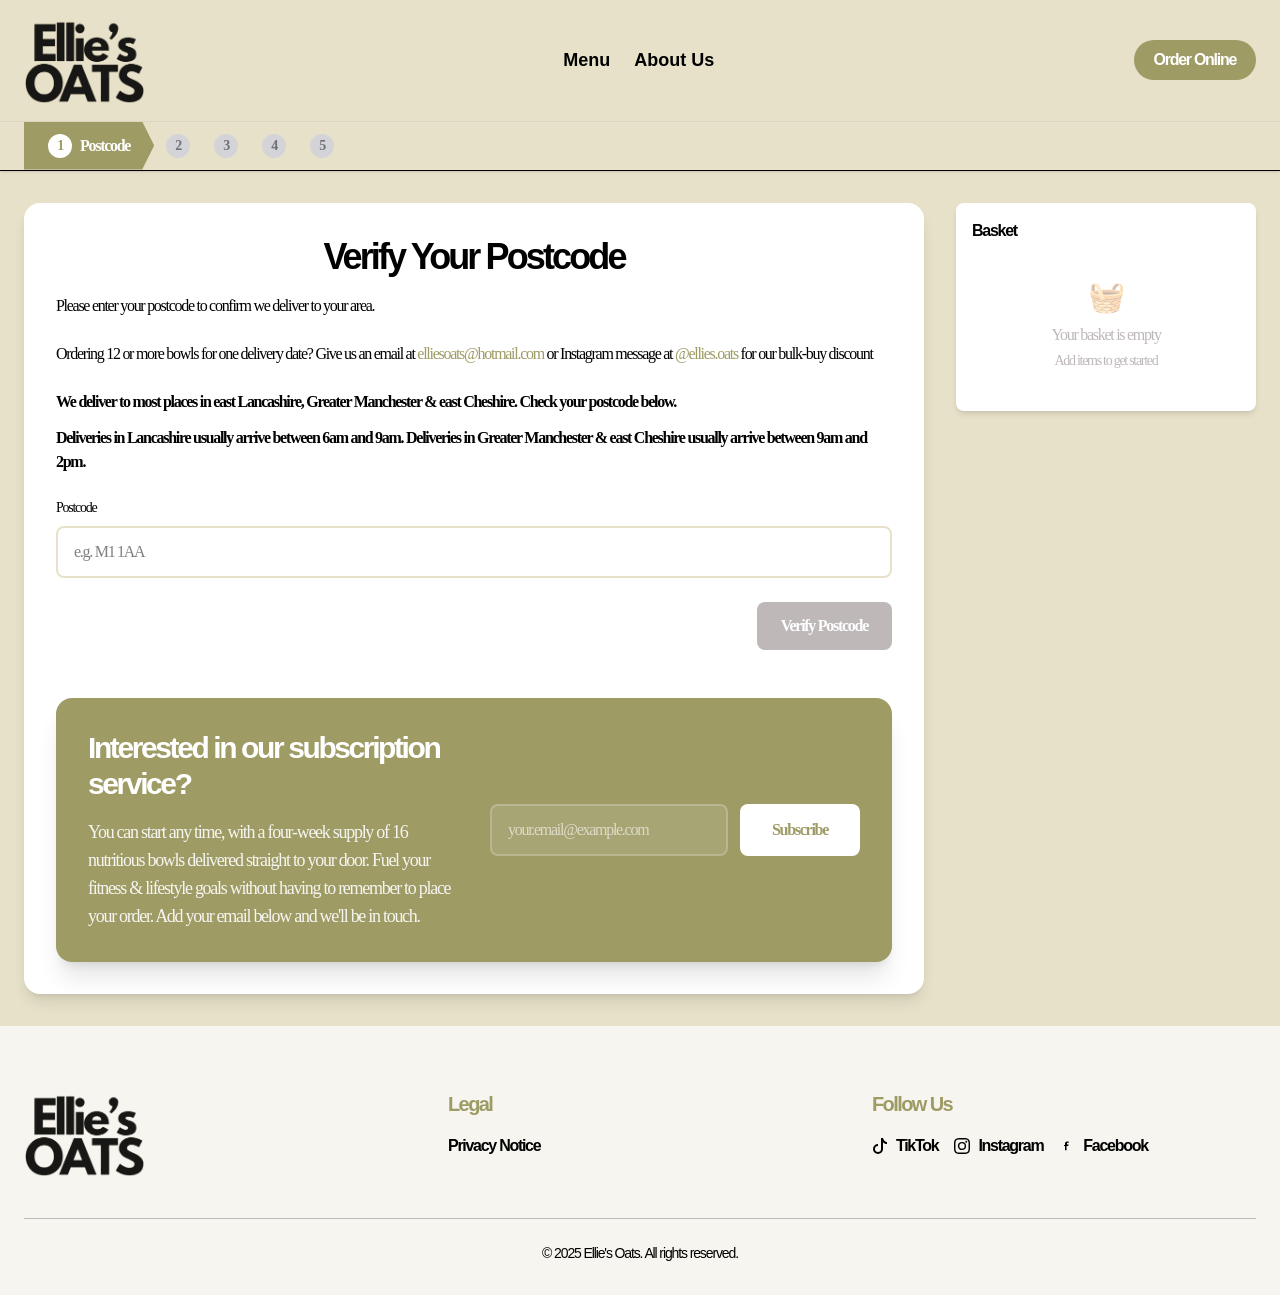
<file: order.html>
<!DOCTYPE html>
<!-- saved from url=(0034)https://www.elliesoats.co.uk/order -->
<html lang="en"><head><meta http-equiv="Content-Type" content="text/html; charset=UTF-8"><meta name="viewport" content="width=device-width, initial-scale=1"><link rel="preload" href="https://www.elliesoats.co.uk/_next/static/media/797e433ab948586e-s.p.29207c2f.woff2" as="font" crossorigin="" type="font/woff2"><link rel="preload" href="https://www.elliesoats.co.uk/_next/static/media/caa3a2e1cccd8315-s.p.3b6cae6d.woff2" as="font" crossorigin="" type="font/woff2"><link rel="preload" as="image"><link rel="stylesheet" href="./assets/site.css" data-precedence="next"><link rel="preload" as="script" fetchpriority="low" href="./saved-pages/Ellie's Oats Ltd order_files/11211aaabb2560be.js.download"><meta name="next-size-adjust" content=""><title>Ellie's Oats Ltd</title><meta name="description" content="The UK's only b.y.o oat bowl &amp; iced matcha"><link rel="icon" href="https://www.elliesoats.co.uk/favicon.ico?favicon.ec887f7a.ico" sizes="256x222" type="image/x-icon"></head><body class="geist_a71539c9-module__T19VSG__variable geist_mono_8d43a2aa-module__8Li5zG__variable antialiased"><div hidden=""><!--$--><!--/$--></div><div class="min-h-screen bg-brand-beige font-sans flex flex-col"><header class="bg-brand-beige backdrop-blur sticky top-0 z-50 border-b border-black/5 py-4"><div class="container mx-auto flex flex-col md:flex-row items-center justify-between px-6 gap-4"><div class="flex justify-center md:justify-start items-center w-full md:w-auto mb-2 md:mb-0"><a class="cursor-pointer" href="index.html"><img alt="OAT &amp; MATCHA Logo" width="120" height="40" decoding="async" data-nimg="1" style="color:transparent" src="./saved-pages/Ellie's Oats Ltd order_files/logo.png"></a></div><nav class="w-full md:w-auto flex justify-center order-2 md:order-none"><ul class="flex gap-6 list-none font-brand"><li><a href="index.html#menu" class="font-medium hover:text-brand-green cursor-pointer">Menu</a></li><li><a class="font-medium hover:text-brand-green" href="about.html">About Us</a></li></ul></nav><div class="w-full md:w-auto flex justify-center md:justify-end order-3 md:order-none"><a href="order.html" class="bg-brand-green text-white px-5 py-2 rounded-full font-semibold hover:bg-brand-green-hover transition">Order Online</a></div></div></header><div class="border-b shadow-sm"><div class="container mx-auto px-6 justify-items-center md:justify-items-start"><nav class="flex"><div class="relative flex items-center py-3 cursor-pointer transition-all duration-300 bg-brand-green text-white z-10 px-4 md:px-6" style="clip-path:polygon(0 0, calc(100% - 12px) 0, 100% 50%, calc(100% - 12px) 100%, 0 100%);margin-left:0;cursor:default"><div class="flex items-center gap-2 whitespace-nowrap"><span class="flex items-center justify-center w-6 h-6 rounded-full text-sm font-bold bg-background text-brand-green">1</span><span class="font-semibold text-sm md:text-base">Postcode</span></div></div><div class="relative flex items-center py-3 cursor-pointer transition-all duration-300 bg-brand-beige px-3" style="clip-path:polygon(0 0, calc(100% - 12px) 0, 100% 50%, calc(100% - 12px) 100%, 0 100%, 12px 50%);margin-left:0;cursor:default"><div class="flex items-center gap-2 whitespace-nowrap"><span class="flex items-center justify-center w-6 h-6 rounded-full text-sm font-bold bg-zinc-300 text-zinc-500">2</span></div></div><div class="relative flex items-center py-3 cursor-pointer transition-all duration-300 bg-brand-beige px-3" style="clip-path:polygon(0 0, calc(100% - 12px) 0, 100% 50%, calc(100% - 12px) 100%, 0 100%, 12px 50%);margin-left:0;cursor:default"><div class="flex items-center gap-2 whitespace-nowrap"><span class="flex items-center justify-center w-6 h-6 rounded-full text-sm font-bold bg-zinc-300 text-zinc-500">3</span></div></div><div class="relative flex items-center py-3 cursor-pointer transition-all duration-300 bg-brand-beige px-3" style="clip-path:polygon(0 0, calc(100% - 12px) 0, 100% 50%, calc(100% - 12px) 100%, 0 100%, 12px 50%);margin-left:0;cursor:default"><div class="flex items-center gap-2 whitespace-nowrap"><span class="flex items-center justify-center w-6 h-6 rounded-full text-sm font-bold bg-zinc-300 text-zinc-500">4</span></div></div><div class="relative flex items-center py-3 cursor-pointer transition-all duration-300 bg-brand-beige px-3" style="clip-path:polygon(0 0, calc(100% - 12px) 0, 100% 50%, calc(100% - 12px) 100%, 0 100%, 12px 50%);margin-left:0;cursor:default"><div class="flex items-center gap-2 whitespace-nowrap"><span class="flex items-center justify-center w-6 h-6 rounded-full text-sm font-bold bg-zinc-300 text-zinc-500">5</span></div></div></nav></div></div><main class="container mx-auto px-6 py-8 flex-1"><div class="flex flex-col lg:flex-row gap-8"><div class="lg:w-3/4"><div class="bg-background rounded-2xl shadow-lg p-8"><h2 class="text-2xl font-bold mb-4">Verify Your Postcode</h2><p class="mb-6">Please enter your postcode to confirm we deliver to your area.</p><p class="mb-6">Ordering 12 or more bowls for one delivery date? Give us an email at <!-- --> <a href="mailto:elliesoats@hotmail.com" class="text-brand-green hover:underline font-medium">elliesoats@hotmail.com</a> <!-- --> or Instagram message at <!-- --> <a href="https://instagram.com/ellies.oats" target="_blank" rel="noopener noreferrer" class="text-brand-green hover:underline font-medium">@ellies.oats</a> for our bulk-buy discount</p><p class="font-semibold mb-3">We deliver to most places in east Lancashire, Greater Manchester &amp; east Cheshire. Check your postcode below.</p><p class="font-semibold mb-6">Deliveries in Lancashire usually arrive between 6am and 9am. Deliveries in Greater Manchester &amp; east Cheshire usually arrive between 9am and 2pm.</p><div class="space-y-4"><div><label for="postcode" class="block text-sm font-medium mb-2">Postcode</label><input id="postcode" type="text" placeholder="e.g. M1 1AA" class="w-full px-4 py-3 border-2 border-brand-beige rounded-lg focus:border-brand-green focus:outline-none transition" value=""></div></div><div class="flex items-center justify-end mt-6"><button disabled="" class="px-6 py-3 bg-brand-green hover:bg-brand-green-hover disabled:bg-brand-grey disabled:cursor-not-allowed text-text-white rounded-lg font-semibold transition">Verify Postcode</button></div><div class="mt-12 bg-brand-green rounded-2xl shadow-xl p-8"><div class="grid grid-cols-1 md:grid-cols-2 gap-8 items-center"><div><h3 class="text-2xl md:text-3xl font-bold mb-4 text-white">Interested in our subscription service?</h3><p class="text-white/90 text-lg">You can start any time, with a four-week supply of 16 nutritious bowls delivered straight to your door. Fuel your fitness &amp; lifestyle goals without having to remember to place your order. Add your email below and we'll be in touch.</p></div><div><form onsubmit="event.preventDefault(); alert('This saved preview cannot submit forms. Please use the live website.');" class="space-y-4"><div class="flex flex-col sm:flex-row gap-3"><input type="email" placeholder="your.email@example.com" class="flex-1 px-4 py-3 rounded-lg border-2 border-white/20 bg-white/10 text-white placeholder-white/60 focus:outline-none focus:border-white focus:bg-white/20 transition" value=""><button type="submit" class="px-8 py-3 bg-white text-brand-green font-semibold rounded-lg hover:bg-brand-beige-light transition disabled:opacity-50 disabled:cursor-not-allowed whitespace-nowrap">Subscribe</button></div></form></div></div></div></div></div><aside class="lg:w-1/4"><div class="sticky top-8"><div class="bg-background rounded-lg shadow-md p-4"><div class="flex justify-between items-center mb-3"><h3 class="font-semibold">Basket</h3></div><div class="max-h-96 opacity-100 overflow-y-auto"><div class="text-center py-6 text-brand-grey"><div class="text-3xl opacity-40 mb-2">🧺</div><p>Your basket is empty</p><p class="text-sm mt-1">Add items to get started</p></div></div></div><div class="lg:hidden mt-4"><div class="flex justify-between items-center"><span class="font-medium">View basket</span><div class="flex items-center space-x-2"><span class="bg-brand-green text-text-white rounded-full w-6 h-6 flex items-center justify-center text-sm">0</span><span class="font-bold text-brand-green">£<!-- -->0.00</span></div></div></div></div></aside></div></main><footer class="bg-brand-footer text-black pt-16 pb-8"><div class="container mx-auto px-6"><div class="grid grid-cols-1 md:grid-cols-3 gap-10 footer-content mb-10"><div class="footer-section flex flex-col items-start"><img alt="OAT &amp; MATCHA Logo" width="120" height="40" decoding="async" data-nimg="1" style="color:transparent" src="./saved-pages/Ellie's Oats Ltd order_files/logo.png"></div><div class="footer-section flex flex-col items-start"><h3 class="mb-4 text-xl font-bold font-brand" style="color:var(--brand-green)">Legal</h3><a href="privacy.html" class="text-black hover:text-brand-green transition font-semibold font-brand">Privacy Notice</a></div><div class="footer-section flex flex-col items-start"><h3 class="mb-4 text-xl font-bold font-brand" style="color:var(--brand-green)">Follow Us</h3><div class="flex gap-4 font-brand"><a href="https://www.tiktok.com/@ellies.oats" target="_blank" rel="noopener noreferrer" class="flex items-center gap-2 text-black hover:text-brand-green transition font-semibold"><svg xmlns="http://www.w3.org/2000/svg" width="16" height="16" fill="currentColor" class="bi bi-tiktok" viewBox="0 0 16 16"><path d="M9 0h1.98c.144.715.54 1.617 1.235 2.512C12.895 3.389 13.797 4 15 4v2c-1.753 0-3.07-.814-4-1.829V11a5 5 0 1 1-5-5v2a3 3 0 1 0 3 3z"></path></svg>TikTok</a><a href="https://www.instagram.com/ellies.oats" target="_blank" rel="noopener noreferrer" class="flex items-center gap-2 text-black hover:text-brand-green transition font-semibold"><svg xmlns="http://www.w3.org/2000/svg" width="16" height="16" fill="currentColor" class="bi bi-instagram" viewBox="0 0 16 16"><path d="M8 0C5.829 0 5.556.01 4.703.048 3.85.088 3.269.222 2.76.42a3.9 3.9 0 0 0-1.417.923A3.9 3.9 0 0 0 .42 2.76C.222 3.268.087 3.85.048 4.7.01 5.555 0 5.827 0 8.001c0 2.172.01 2.444.048 3.297.04.852.174 1.433.372 1.942.205.526.478.972.923 1.417.444.445.89.719 1.416.923.51.198 1.09.333 1.942.372C5.555 15.99 5.827 16 8 16s2.444-.01 3.298-.048c.851-.04 1.434-.174 1.943-.372a3.9 3.9 0 0 0 1.416-.923c.445-.445.718-.891.923-1.417.197-.509.332-1.09.372-1.942C15.99 10.445 16 10.173 16 8s-.01-2.445-.048-3.299c-.04-.851-.175-1.433-.372-1.941a3.9 3.9 0 0 0-.923-1.417A3.9 3.9 0 0 0 13.24.42c-.51-.198-1.092-.333-1.943-.372C10.443.01 10.172 0 7.998 0zm-.717 1.442h.718c2.136 0 2.389.007 3.232.046.78.035 1.204.166 1.486.275.373.145.64.319.92.599s.453.546.598.92c.11.281.24.705.275 1.485.039.843.047 1.096.047 3.231s-.008 2.389-.047 3.232c-.035.78-.166 1.203-.275 1.485a2.5 2.5 0 0 1-.599.919c-.28.28-.546.453-.92.598-.28.11-.704.24-1.485.276-.843.038-1.096.047-3.232.047s-2.39-.009-3.233-.047c-.78-.036-1.203-.166-1.485-.276a2.5 2.5 0 0 1-.92-.598 2.5 2.5 0 0 1-.6-.92c-.109-.281-.24-.705-.275-1.485-.038-.843-.046-1.096-.046-3.233s.008-2.388.046-3.231c.036-.78.166-1.204.276-1.486.145-.373.319-.64.599-.92s.546-.453.92-.598c.282-.11.705-.24 1.485-.276.738-.034 1.024-.044 2.515-.045zm4.988 1.328a.96.96 0 1 0 0 1.92.96.96 0 0 0 0-1.92m-4.27 1.122a4.109 4.109 0 1 0 0 8.217 4.109 4.109 0 0 0 0-8.217m0 1.441a2.667 2.667 0 1 1 0 5.334 2.667 2.667 0 0 1 0-5.334"></path></svg>Instagram</a><a href="https://m.facebook.com/profile.php?id=61577992477386" target="_blank" rel="noopener noreferrer" class="flex items-center gap-2 text-black hover:text-brand-green transition font-semibold"><svg xmlns="http://www.w3.org/2000/svg" width="16" height="16" fill="currentColor" class="bi bi-facebook" viewBox="0 0 16 16"><path d="M8.94 8.116H7.56v4.156H6V8.116H5V6.88h1v-1.06c0-.888.456-2.32 2.26-2.32h1.46v1.236h-1c-.298 0-.714.146-.714.774v.87h1.715l-.224 1.236z"></path></svg>Facebook</a></div></div></div><div class="border-t border-brand-border-light pt-6 text-center text-black text-sm copyright font-brand">© 2025 Ellie's Oats. All rights reserved.</div></div></footer></div><!--$--><!--/$--><next-route-announcer style="position: absolute;"><template shadowrootmode="open"><div aria-live="assertive" id="__next-route-announcer__" role="alert" style="position: absolute; border: 0px; height: 1px; margin: -1px; padding: 0px; width: 1px; clip: rect(0px, 0px, 0px, 0px); overflow: hidden; white-space: nowrap; overflow-wrap: normal;"></div></template></next-route-announcer></body></html>
</file>
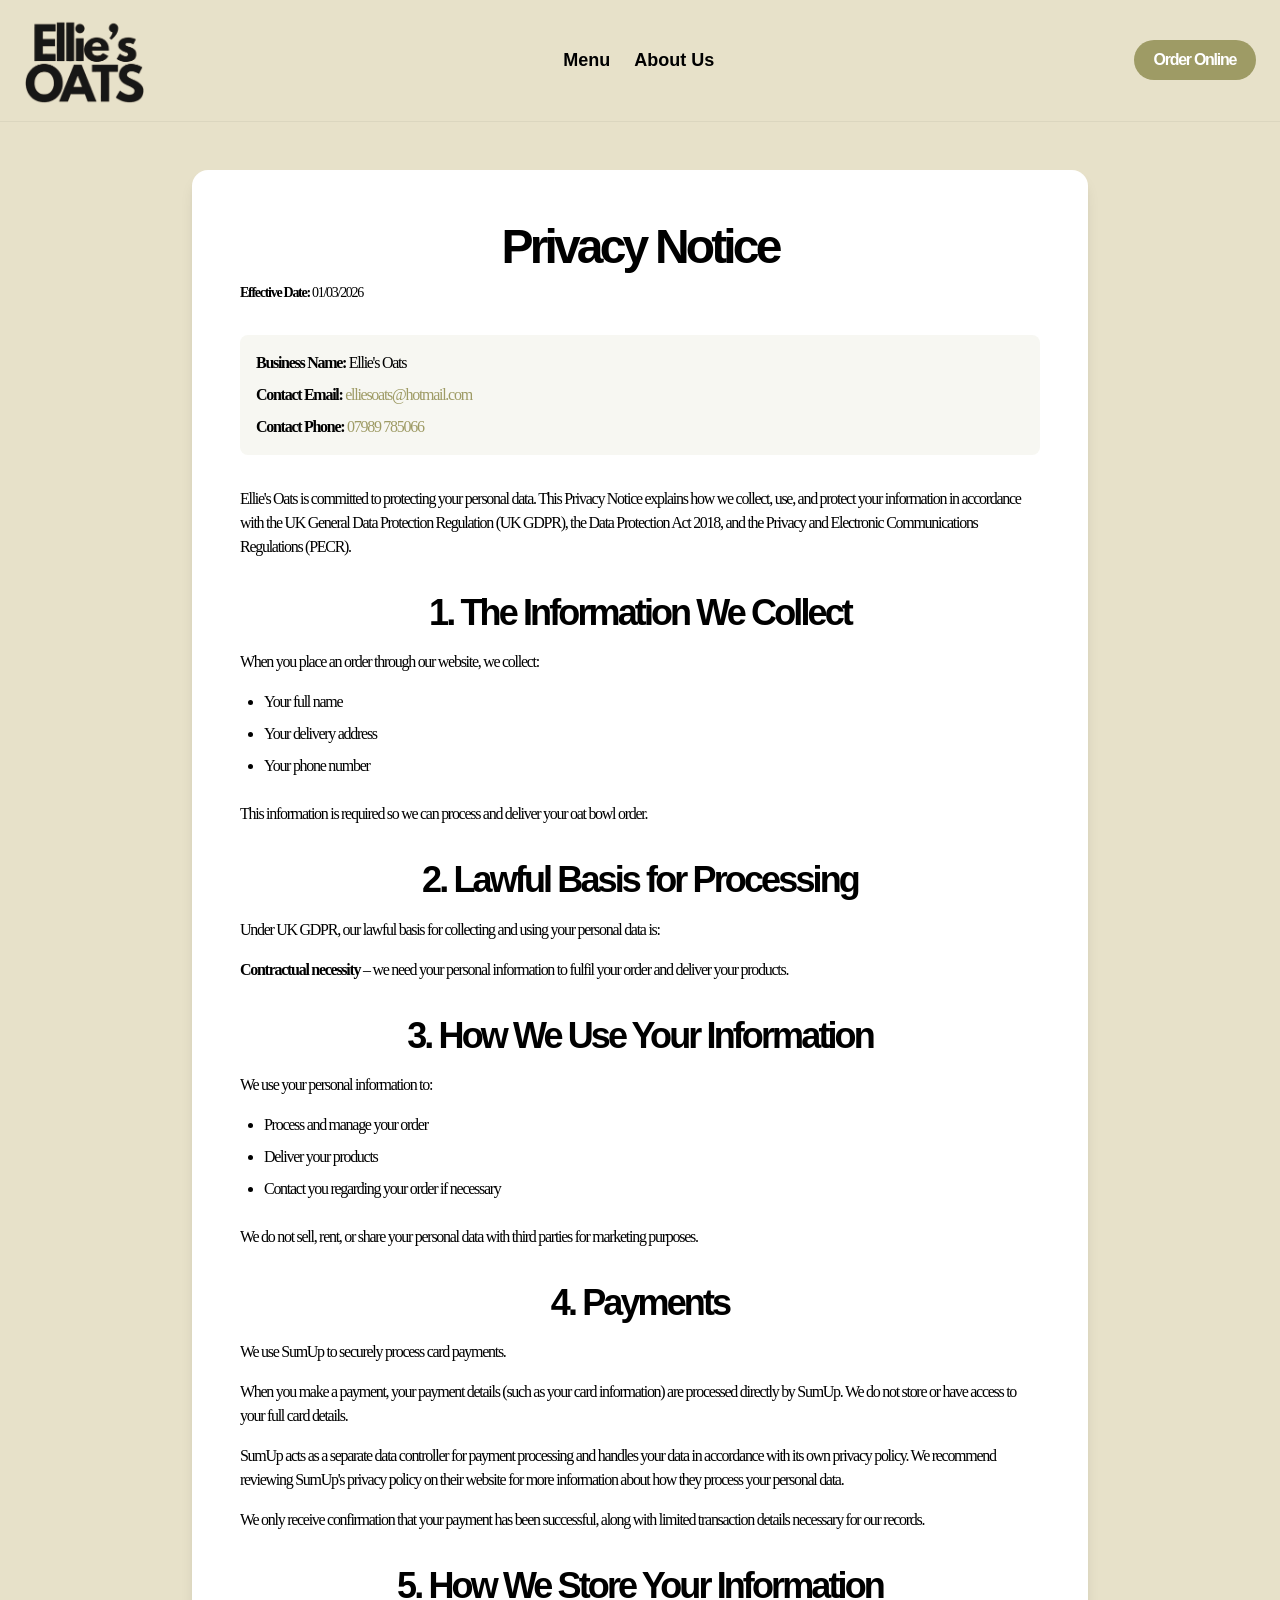
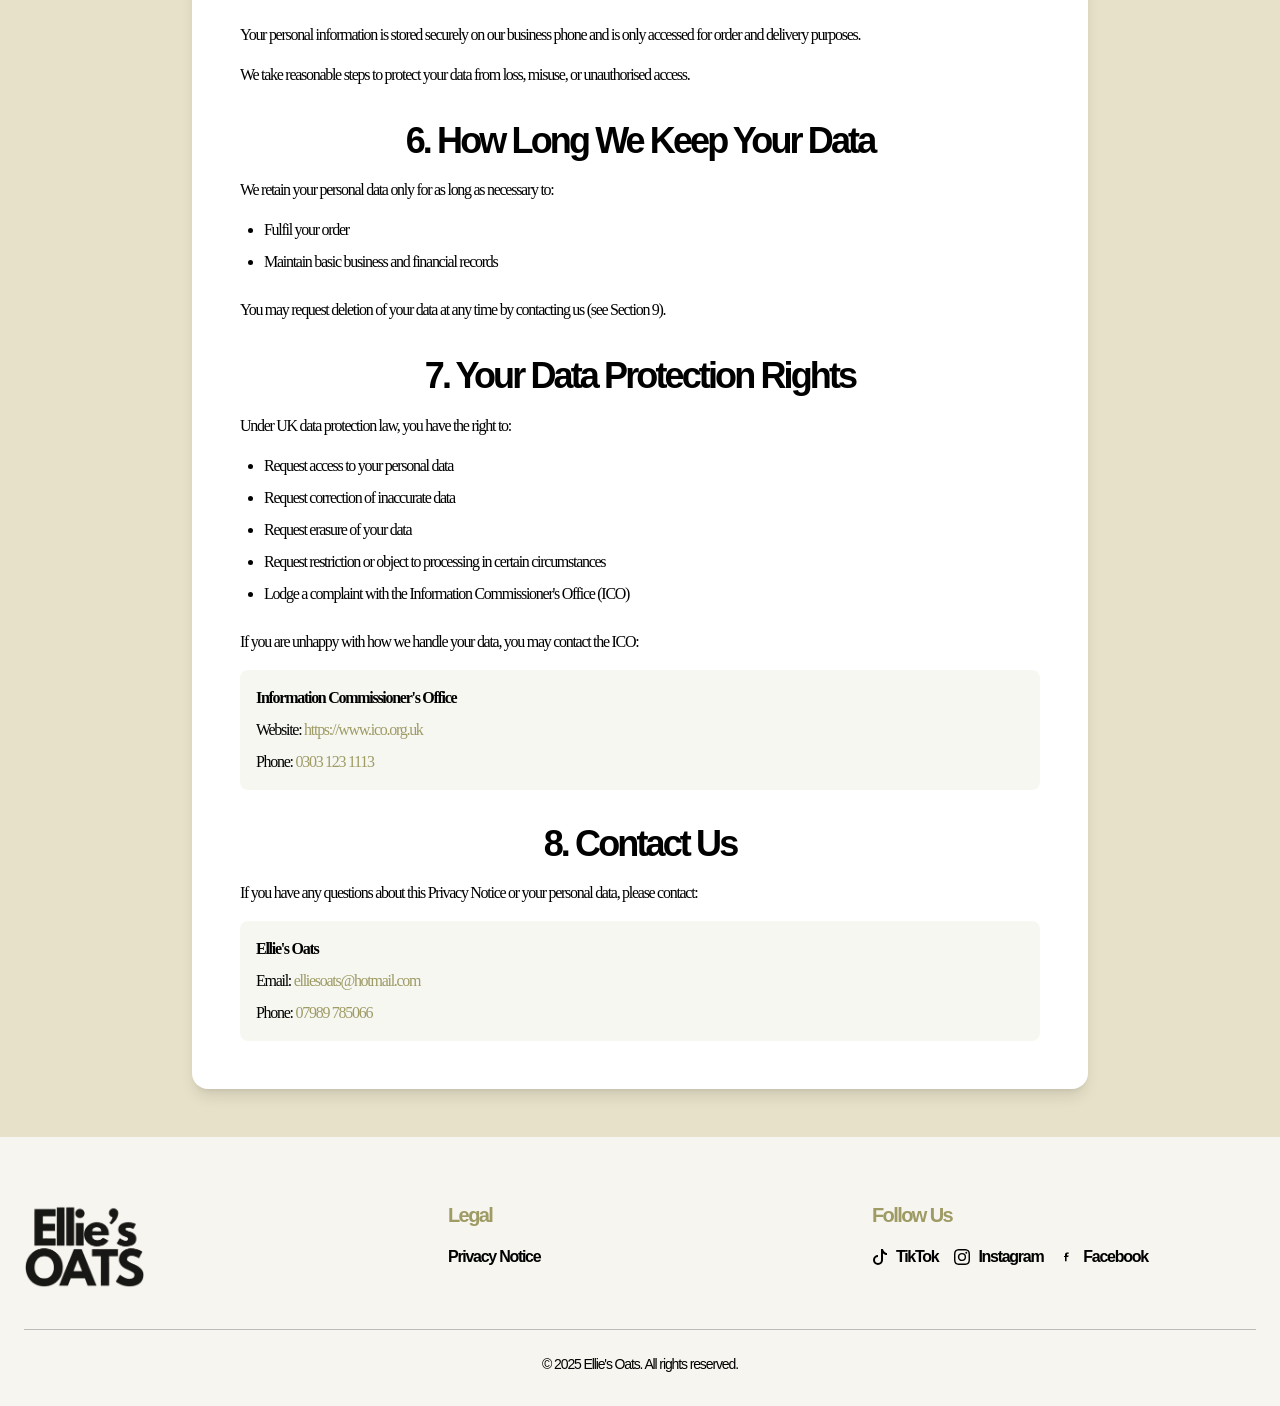
<file: privacy.html>
<!DOCTYPE html>
<!-- saved from url=(0036)https://www.elliesoats.co.uk/privacy -->
<html lang="en"><head><meta http-equiv="Content-Type" content="text/html; charset=UTF-8"><meta name="viewport" content="width=device-width, initial-scale=1"><link rel="preload" href="https://www.elliesoats.co.uk/_next/static/media/797e433ab948586e-s.p.29207c2f.woff2" as="font" crossorigin="" type="font/woff2"><link rel="preload" href="https://www.elliesoats.co.uk/_next/static/media/caa3a2e1cccd8315-s.p.3b6cae6d.woff2" as="font" crossorigin="" type="font/woff2"><link rel="preload" as="image"><link rel="stylesheet" href="./assets/site.css" data-precedence="next"><link rel="preload" as="script" fetchpriority="low" href="./saved-pages/Ellie's Oats Ltd privacy_files/11211aaabb2560be.js.download"><meta name="next-size-adjust" content=""><title>Ellie's Oats Ltd</title><meta name="description" content="The UK's only b.y.o oat bowl &amp; iced matcha"><link rel="icon" href="https://www.elliesoats.co.uk/favicon.ico?favicon.ec887f7a.ico" sizes="256x222" type="image/x-icon"></head><body class="geist_a71539c9-module__T19VSG__variable geist_mono_8d43a2aa-module__8Li5zG__variable antialiased"><div hidden=""><!--$--><!--/$--></div><div class="min-h-screen bg-brand-beige font-sans flex flex-col"><header class="bg-brand-beige backdrop-blur sticky top-0 z-50 border-b border-black/5 py-4"><div class="container mx-auto flex flex-col md:flex-row items-center justify-between px-6 gap-4"><div class="flex justify-center md:justify-start items-center w-full md:w-auto mb-2 md:mb-0"><a class="cursor-pointer" href="index.html"><img alt="OAT &amp; MATCHA Logo" width="120" height="40" decoding="async" data-nimg="1" style="color:transparent" src="./saved-pages/Ellie's Oats Ltd privacy_files/logo.png"></a></div><nav class="w-full md:w-auto flex justify-center order-2 md:order-none"><ul class="flex gap-6 list-none font-brand"><li><a href="index.html#menu" class="font-medium hover:text-brand-green cursor-pointer">Menu</a></li><li><a class="font-medium hover:text-brand-green" href="about.html">About Us</a></li></ul></nav><div class="w-full md:w-auto flex justify-center md:justify-end order-3 md:order-none"><a href="order.html" class="bg-brand-green text-white px-5 py-2 rounded-full font-semibold hover:bg-brand-green-hover transition">Order Online</a></div></div></header><main class="container mx-auto px-6 py-12 flex-1"><div class="max-w-4xl mx-auto bg-background rounded-2xl shadow-lg p-8 md:p-12"><h1 class="text-3xl md:text-4xl font-bold mb-2 font-brand">Privacy Notice</h1><p class="text-sm mb-8"><strong>Effective Date:</strong> 01/03/2026</p><div class="mb-8 p-4 bg-brand-beige-light rounded-lg"><p class="mb-2"><strong>Business Name:</strong> Ellie's Oats</p><p class="mb-2"><strong>Contact Email:</strong> <a href="mailto:elliesoats@hotmail.com" class="text-brand-green hover:underline">elliesoats@hotmail.com</a></p><p><strong>Contact Phone:</strong> <a href="tel:07989785066" class="text-brand-green hover:underline">07989 785066</a></p></div><div class="prose prose-lg max-w-none"><p class="mb-6">Ellie's Oats is committed to protecting your personal data. This Privacy Notice explains how we collect, use, and protect your information in accordance with the UK General Data Protection Regulation (UK GDPR), the Data Protection Act 2018, and the Privacy and Electronic Communications Regulations (PECR).</p><h2 class="text-2xl font-bold mt-8 mb-4">1. The Information We Collect</h2><p class="mb-4">When you place an order through our website, we collect:</p><ul class="list-disc pl-6 mb-6 space-y-2"><li>Your full name</li><li>Your delivery address</li><li>Your phone number</li></ul><p class="mb-6">This information is required so we can process and deliver your oat bowl order.</p><h2 class="text-2xl font-bold mt-8 mb-4">2. Lawful Basis for Processing</h2><p class="mb-4">Under UK GDPR, our lawful basis for collecting and using your personal data is:</p><p class="mb-6"><strong>Contractual necessity</strong> – we need your personal information to fulfil your order and deliver your products.</p><h2 class="text-2xl font-bold mt-8 mb-4">3. How We Use Your Information</h2><p class="mb-4">We use your personal information to:</p><ul class="list-disc pl-6 mb-6 space-y-2"><li>Process and manage your order</li><li>Deliver your products</li><li>Contact you regarding your order if necessary</li></ul><p class="mb-6">We do not sell, rent, or share your personal data with third parties for marketing purposes.</p><h2 class="text-2xl font-bold mt-8 mb-4">4. Payments</h2><p class="mb-4">We use SumUp to securely process card payments.</p><p class="mb-4">When you make a payment, your payment details (such as your card information) are processed directly by SumUp. We do not store or have access to your full card details.</p><p class="mb-4">SumUp acts as a separate data controller for payment processing and handles your data in accordance with its own privacy policy. We recommend reviewing SumUp's privacy policy on their website for more information about how they process your personal data.</p><p class="mb-6">We only receive confirmation that your payment has been successful, along with limited transaction details necessary for our records.</p><h2 class="text-2xl font-bold mt-8 mb-4">5. How We Store Your Information</h2><p class="mb-4">Your personal information is stored securely on our business phone and is only accessed for order and delivery purposes.</p><p class="mb-6">We take reasonable steps to protect your data from loss, misuse, or unauthorised access.</p><h2 class="text-2xl font-bold mt-8 mb-4">6. How Long We Keep Your Data</h2><p class="mb-4">We retain your personal data only for as long as necessary to:</p><ul class="list-disc pl-6 mb-6 space-y-2"><li>Fulfil your order</li><li>Maintain basic business and financial records</li></ul><p class="mb-6">You may request deletion of your data at any time by contacting us (see Section 9).</p><h2 class="text-2xl font-bold mt-8 mb-4">7. Your Data Protection Rights</h2><p class="mb-4">Under UK data protection law, you have the right to:</p><ul class="list-disc pl-6 mb-6 space-y-2"><li>Request access to your personal data</li><li>Request correction of inaccurate data</li><li>Request erasure of your data</li><li>Request restriction or object to processing in certain circumstances</li><li>Lodge a complaint with the Information Commissioner's Office (ICO)</li></ul><p class="mb-4">If you are unhappy with how we handle your data, you may contact the ICO:</p><div class="mb-6 p-4 bg-brand-beige-light rounded-lg"><p class="mb-2"><strong>Information Commissioner's Office</strong></p><p class="mb-2">Website: <a href="https://www.ico.org.uk/" target="_blank" rel="noopener noreferrer" class="text-brand-green hover:underline">https://www.ico.org.uk</a></p><p>Phone: <a href="tel:03031231113" class="text-brand-green hover:underline">0303 123 1113</a></p></div><h2 class="text-2xl font-bold mt-8 mb-4">8. Contact Us</h2><p class="mb-4">If you have any questions about this Privacy Notice or your personal data, please contact:</p><div class="p-4 bg-brand-beige-light rounded-lg"><p class="mb-2"><strong>Ellie's Oats</strong></p><p class="mb-2">Email: <a href="mailto:elliesoats@hotmail.com" class="text-brand-green hover:underline">elliesoats@hotmail.com</a></p><p>Phone: <a href="tel:07989785066" class="text-brand-green hover:underline">07989 785066</a></p></div></div></div></main><footer class="bg-brand-footer text-black pt-16 pb-8"><div class="container mx-auto px-6"><div class="grid grid-cols-1 md:grid-cols-3 gap-10 footer-content mb-10"><div class="footer-section flex flex-col items-start"><img alt="OAT &amp; MATCHA Logo" width="120" height="40" decoding="async" data-nimg="1" style="color:transparent" src="./saved-pages/Ellie's Oats Ltd privacy_files/logo.png"></div><div class="footer-section flex flex-col items-start"><h3 class="mb-4 text-xl font-bold font-brand" style="color:var(--brand-green)">Legal</h3><a href="privacy.html" class="text-black hover:text-brand-green transition font-semibold font-brand">Privacy Notice</a></div><div class="footer-section flex flex-col items-start"><h3 class="mb-4 text-xl font-bold font-brand" style="color:var(--brand-green)">Follow Us</h3><div class="flex gap-4 font-brand"><a href="https://www.tiktok.com/@ellies.oats" target="_blank" rel="noopener noreferrer" class="flex items-center gap-2 text-black hover:text-brand-green transition font-semibold"><svg xmlns="http://www.w3.org/2000/svg" width="16" height="16" fill="currentColor" class="bi bi-tiktok" viewBox="0 0 16 16"><path d="M9 0h1.98c.144.715.54 1.617 1.235 2.512C12.895 3.389 13.797 4 15 4v2c-1.753 0-3.07-.814-4-1.829V11a5 5 0 1 1-5-5v2a3 3 0 1 0 3 3z"></path></svg>TikTok</a><a href="https://www.instagram.com/ellies.oats" target="_blank" rel="noopener noreferrer" class="flex items-center gap-2 text-black hover:text-brand-green transition font-semibold"><svg xmlns="http://www.w3.org/2000/svg" width="16" height="16" fill="currentColor" class="bi bi-instagram" viewBox="0 0 16 16"><path d="M8 0C5.829 0 5.556.01 4.703.048 3.85.088 3.269.222 2.76.42a3.9 3.9 0 0 0-1.417.923A3.9 3.9 0 0 0 .42 2.76C.222 3.268.087 3.85.048 4.7.01 5.555 0 5.827 0 8.001c0 2.172.01 2.444.048 3.297.04.852.174 1.433.372 1.942.205.526.478.972.923 1.417.444.445.89.719 1.416.923.51.198 1.09.333 1.942.372C5.555 15.99 5.827 16 8 16s2.444-.01 3.298-.048c.851-.04 1.434-.174 1.943-.372a3.9 3.9 0 0 0 1.416-.923c.445-.445.718-.891.923-1.417.197-.509.332-1.09.372-1.942C15.99 10.445 16 10.173 16 8s-.01-2.445-.048-3.299c-.04-.851-.175-1.433-.372-1.941a3.9 3.9 0 0 0-.923-1.417A3.9 3.9 0 0 0 13.24.42c-.51-.198-1.092-.333-1.943-.372C10.443.01 10.172 0 7.998 0zm-.717 1.442h.718c2.136 0 2.389.007 3.232.046.78.035 1.204.166 1.486.275.373.145.64.319.92.599s.453.546.598.92c.11.281.24.705.275 1.485.039.843.047 1.096.047 3.231s-.008 2.389-.047 3.232c-.035.78-.166 1.203-.275 1.485a2.5 2.5 0 0 1-.599.919c-.28.28-.546.453-.92.598-.28.11-.704.24-1.485.276-.843.038-1.096.047-3.232.047s-2.39-.009-3.233-.047c-.78-.036-1.203-.166-1.485-.276a2.5 2.5 0 0 1-.92-.598 2.5 2.5 0 0 1-.6-.92c-.109-.281-.24-.705-.275-1.485-.038-.843-.046-1.096-.046-3.233s.008-2.388.046-3.231c.036-.78.166-1.204.276-1.486.145-.373.319-.64.599-.92s.546-.453.92-.598c.282-.11.705-.24 1.485-.276.738-.034 1.024-.044 2.515-.045zm4.988 1.328a.96.96 0 1 0 0 1.92.96.96 0 0 0 0-1.92m-4.27 1.122a4.109 4.109 0 1 0 0 8.217 4.109 4.109 0 0 0 0-8.217m0 1.441a2.667 2.667 0 1 1 0 5.334 2.667 2.667 0 0 1 0-5.334"></path></svg>Instagram</a><a href="https://m.facebook.com/profile.php?id=61577992477386" target="_blank" rel="noopener noreferrer" class="flex items-center gap-2 text-black hover:text-brand-green transition font-semibold"><svg xmlns="http://www.w3.org/2000/svg" width="16" height="16" fill="currentColor" class="bi bi-facebook" viewBox="0 0 16 16"><path d="M8.94 8.116H7.56v4.156H6V8.116H5V6.88h1v-1.06c0-.888.456-2.32 2.26-2.32h1.46v1.236h-1c-.298 0-.714.146-.714.774v.87h1.715l-.224 1.236z"></path></svg>Facebook</a></div></div></div><div class="border-t border-brand-border-light pt-6 text-center text-black text-sm copyright font-brand">© 2025 Ellie's Oats. All rights reserved.</div></div></footer></div><!--$--><!--/$--><next-route-announcer style="position: absolute;"><template shadowrootmode="open"><div aria-live="assertive" id="__next-route-announcer__" role="alert" style="position: absolute; border: 0px; height: 1px; margin: -1px; padding: 0px; width: 1px; clip: rect(0px, 0px, 0px, 0px); overflow: hidden; white-space: nowrap; overflow-wrap: normal;"></div></template></next-route-announcer></body></html>
</file>
<file: assets/site.css>
@font-face{font-family:Geist;font-style:normal;font-weight:100 900;font-display:swap;src:url(https://www.elliesoats.co.uk/_next/static/media/fef07dbb0973bf53-s.518e079e.woff2)format("woff2");unicode-range:U+460-52F,U+1C80-1C8A,U+20B4,U+2DE0-2DFF,U+A640-A69F,U+FE2E-FE2F}@font-face{font-family:Geist;font-style:normal;font-weight:100 900;font-display:swap;src:url(https://www.elliesoats.co.uk/_next/static/media/8a480f0b521d4e75-s.ea323500.woff2)format("woff2");unicode-range:U+301,U+400-45F,U+490-491,U+4B0-4B1,U+2116}@font-face{font-family:Geist;font-style:normal;font-weight:100 900;font-display:swap;src:url(https://www.elliesoats.co.uk/_next/static/media/53b9e256198e5412-s.853d50a3.woff2)format("woff2");unicode-range:U+102-103,U+110-111,U+128-129,U+168-169,U+1A0-1A1,U+1AF-1B0,U+300-301,U+303-304,U+308-309,U+323,U+329,U+1EA0-1EF9,U+20AB}@font-face{font-family:Geist;font-style:normal;font-weight:100 900;font-display:swap;src:url(https://www.elliesoats.co.uk/_next/static/media/7178b3e590c64307-s.55554cd0.woff2)format("woff2");unicode-range:U+100-2BA,U+2BD-2C5,U+2C7-2CC,U+2CE-2D7,U+2DD-2FF,U+304,U+308,U+329,U+1D00-1DBF,U+1E00-1E9F,U+1EF2-1EFF,U+2020,U+20A0-20AB,U+20AD-20C0,U+2113,U+2C60-2C7F,U+A720-A7FF}@font-face{font-family:Geist;font-style:normal;font-weight:100 900;font-display:swap;src:url(https://www.elliesoats.co.uk/_next/static/media/caa3a2e1cccd8315-s.p.3b6cae6d.woff2)format("woff2");unicode-range:U+??,U+131,U+152-153,U+2BB-2BC,U+2C6,U+2DA,U+2DC,U+304,U+308,U+329,U+2000-206F,U+20AC,U+2122,U+2191,U+2193,U+2212,U+2215,U+FEFF,U+FFFD}@font-face{font-family:Geist Fallback;src:local(Arial);ascent-override:95.94%;descent-override:28.16%;line-gap-override:0.0%;size-adjust:104.76%}.geist_a71539c9-module__T19VSG__className{font-family:Geist,Geist Fallback;font-style:normal}.geist_a71539c9-module__T19VSG__variable{--font-geist-sans:"Geist","Geist Fallback"}
@font-face{font-family:Geist Mono;font-style:normal;font-weight:100 900;font-display:swap;src:url(https://www.elliesoats.co.uk/_next/static/media/5ce348bf30bf5439-s.56c1f21e.woff2)format("woff2");unicode-range:U+460-52F,U+1C80-1C8A,U+20B4,U+2DE0-2DFF,U+A640-A69F,U+FE2E-FE2F}@font-face{font-family:Geist Mono;font-style:normal;font-weight:100 900;font-display:swap;src:url(https://www.elliesoats.co.uk/_next/static/media/4fa387ec64143e14-s.3b336396.woff2)format("woff2");unicode-range:U+301,U+400-45F,U+490-491,U+4B0-4B1,U+2116}@font-face{font-family:Geist Mono;font-style:normal;font-weight:100 900;font-display:swap;src:url(https://www.elliesoats.co.uk/_next/static/media/6306c77e7c8268e4-s.e3369375.woff2)format("woff2");unicode-range:U+2000-2001,U+2004-2008,U+200A,U+23B8-23BD,U+2500-259F}@font-face{font-family:Geist Mono;font-style:normal;font-weight:100 900;font-display:swap;src:url(https://www.elliesoats.co.uk/_next/static/media/7d817b4c03b0c5f1-s.a40b9a8b.woff2)format("woff2");unicode-range:U+102-103,U+110-111,U+128-129,U+168-169,U+1A0-1A1,U+1AF-1B0,U+300-301,U+303-304,U+308-309,U+323,U+329,U+1EA0-1EF9,U+20AB}@font-face{font-family:Geist Mono;font-style:normal;font-weight:100 900;font-display:swap;src:url(https://www.elliesoats.co.uk/_next/static/media/bbc41e54d2fcbd21-s.fe42ddf4.woff2)format("woff2");unicode-range:U+100-2BA,U+2BD-2C5,U+2C7-2CC,U+2CE-2D7,U+2DD-2FF,U+304,U+308,U+329,U+1D00-1DBF,U+1E00-1E9F,U+1EF2-1EFF,U+2020,U+20A0-20AB,U+20AD-20C0,U+2113,U+2C60-2C7F,U+A720-A7FF}@font-face{font-family:Geist Mono;font-style:normal;font-weight:100 900;font-display:swap;src:url(https://www.elliesoats.co.uk/_next/static/media/797e433ab948586e-s.p.29207c2f.woff2)format("woff2");unicode-range:U+??,U+131,U+152-153,U+2BB-2BC,U+2C6,U+2DA,U+2DC,U+304,U+308,U+329,U+2000-206F,U+20AC,U+2122,U+2191,U+2193,U+2212,U+2215,U+FEFF,U+FFFD}@font-face{font-family:Geist Mono Fallback;src:local(Arial);ascent-override:74.67%;descent-override:21.92%;line-gap-override:0.0%;size-adjust:134.59%}.geist_mono_8d43a2aa-module__8Li5zG__className{font-family:Geist Mono,Geist Mono Fallback;font-style:normal}.geist_mono_8d43a2aa-module__8Li5zG__variable{--font-geist-mono:"Geist Mono","Geist Mono Fallback"}
@layer properties{@supports (((-webkit-hyphens:none)) and (not (margin-trim:inline))) or ((-moz-orient:inline) and (not (color:rgb(from red r g b)))){*,:before,:after,::backdrop{--tw-space-y-reverse:0;--tw-space-x-reverse:0;--tw-border-style:solid;--tw-leading:initial;--tw-font-weight:initial;--tw-tracking:initial;--tw-ordinal:initial;--tw-slashed-zero:initial;--tw-numeric-figure:initial;--tw-numeric-spacing:initial;--tw-numeric-fraction:initial;--tw-shadow:0 0 #0000;--tw-shadow-color:initial;--tw-shadow-alpha:100%;--tw-inset-shadow:0 0 #0000;--tw-inset-shadow-color:initial;--tw-inset-shadow-alpha:100%;--tw-ring-color:initial;--tw-ring-shadow:0 0 #0000;--tw-inset-ring-color:initial;--tw-inset-ring-shadow:0 0 #0000;--tw-ring-inset:initial;--tw-ring-offset-width:0px;--tw-ring-offset-color:#fff;--tw-ring-offset-shadow:0 0 #0000;--tw-backdrop-blur:initial;--tw-backdrop-brightness:initial;--tw-backdrop-contrast:initial;--tw-backdrop-grayscale:initial;--tw-backdrop-hue-rotate:initial;--tw-backdrop-invert:initial;--tw-backdrop-opacity:initial;--tw-backdrop-saturate:initial;--tw-backdrop-sepia:initial;--tw-duration:initial}}}@layer theme{:root,:host{--color-red-50:#fef2f2;--color-red-200:#ffcaca;--color-red-300:#ffa3a3;--color-red-500:#fb2c36;--color-red-600:#e40014;--color-red-700:#bf000f;--color-red-800:#9f0712;--color-green-600:#00a544;--color-purple-600:#9810fa;--color-pink-100:#fce7f3;--color-pink-400:#fb64b6;--color-pink-600:#e30076;--color-pink-700:#c4005c;--color-gray-50:#f9fafb;--color-gray-100:#f3f4f6;--color-gray-200:#e5e7eb;--color-gray-400:#99a1af;--color-gray-500:#6a7282;--color-gray-600:#4a5565;--color-gray-700:#364153;--color-gray-900:#101828;--color-zinc-300:#d4d4d8;--color-zinc-500:#71717b;--color-zinc-600:#52525c;--color-zinc-700:#3f3f46;--color-zinc-800:#27272a;--color-zinc-900:#18181b;--color-black:#000;--color-white:#fff;--spacing:.25rem;--container-md:28rem;--container-2xl:42rem;--container-4xl:56rem;--container-5xl:64rem;--container-6xl:72rem;--container-7xl:80rem;--text-xs:.75rem;--text-xs--line-height:calc(1/.75);--text-sm:.875rem;--text-sm--line-height:calc(1.25/.875);--text-base:1rem;--text-base--line-height:calc(1.5/1);--text-lg:1.125rem;--text-lg--line-height:calc(1.75/1.125);--text-xl:1.25rem;--text-xl--line-height:calc(1.75/1.25);--text-2xl:1.5rem;--text-2xl--line-height:calc(2/1.5);--text-3xl:1.875rem;--text-3xl--line-height:calc(2.25/1.875);--text-4xl:2.25rem;--text-4xl--line-height:calc(2.5/2.25);--text-5xl:3rem;--text-5xl--line-height:1;--text-6xl:3.75rem;--text-6xl--line-height:1;--font-weight-normal:400;--font-weight-medium:500;--font-weight-semibold:600;--font-weight-bold:700;--font-weight-extrabold:800;--tracking-tighter:-.05em;--tracking-wide:.025em;--leading-relaxed:1.625;--radius-lg:.5rem;--radius-xl:.75rem;--radius-2xl:1rem;--animate-spin:spin 1s linear infinite;--blur-sm:8px;--default-transition-duration:.15s;--default-transition-timing-function:cubic-bezier(.4,0,.2,1);--default-font-family:var(--font-geist-sans);--default-mono-font-family:var(--font-geist-mono)}@supports (color:lab(0% 0 0)){:root,:host{--color-red-50:lab(96.5005% 4.18508 1.52328);--color-red-200:lab(86.017% 19.8815 7.75869);--color-red-300:lab(76.5514% 36.422 15.5335);--color-red-500:lab(55.4814% 75.0732 48.8528);--color-red-600:lab(48.4493% 77.4328 61.5452);--color-red-700:lab(40.4273% 67.2623 53.7441);--color-red-800:lab(33.7174% 55.8993 41.0293);--color-green-600:lab(59.0978% -58.6621 41.2579);--color-purple-600:lab(43.0295% 75.21 -86.5669);--color-pink-100:lab(93.5864% 9.01193 -3.15079);--color-pink-400:lab(64.5597% 64.3615 -12.7988);--color-pink-600:lab(49.5493% 79.8381 2.31768);--color-pink-700:lab(42.1737% 71.8009 7.42233);--color-gray-50:lab(98.2596% -.247031 -.706708);--color-gray-100:lab(96.1596% -.0823438 -1.13575);--color-gray-200:lab(91.6229% -.159115 -2.26791);--color-gray-400:lab(65.9269% -.832707 -8.17473);--color-gray-500:lab(47.7841% -.393182 -10.0268);--color-gray-600:lab(35.6337% -1.58697 -10.8425);--color-gray-700:lab(27.1134% -.956401 -12.3224);--color-gray-900:lab(8.11897% .811279 -12.254);--color-zinc-300:lab(84.9837% .601262 -2.17986);--color-zinc-500:lab(47.8878% 1.65477 -5.77283);--color-zinc-600:lab(35.1166% 1.78212 -6.1173);--color-zinc-700:lab(26.8019% 1.35387 -4.68303);--color-zinc-800:lab(15.7305% .613764 -2.16959);--color-zinc-900:lab(8.30603% .618205 -2.16572)}}}@layer base{*,:after,:before,::backdrop{box-sizing:border-box;border:0 solid;margin:0;padding:0}::file-selector-button{box-sizing:border-box;border:0 solid;margin:0;padding:0}html,:host{-webkit-text-size-adjust:100%;tab-size:4;line-height:1.5;font-family:var(--default-font-family,ui-sans-serif,system-ui,sans-serif,"Apple Color Emoji","Segoe UI Emoji","Segoe UI Symbol","Noto Color Emoji");font-feature-settings:var(--default-font-feature-settings,normal);font-variation-settings:var(--default-font-variation-settings,normal);-webkit-tap-highlight-color:transparent}hr{height:0;color:inherit;border-top-width:1px}abbr:where([title]){-webkit-text-decoration:underline dotted;text-decoration:underline dotted}h1,h2,h3,h4,h5,h6{font-size:inherit;font-weight:inherit}a{color:inherit;-webkit-text-decoration:inherit;-webkit-text-decoration:inherit;-webkit-text-decoration:inherit;-webkit-text-decoration:inherit;text-decoration:inherit}b,strong{font-weight:bolder}code,kbd,samp,pre{font-family:var(--default-mono-font-family,ui-monospace,SFMono-Regular,Menlo,Monaco,Consolas,"Liberation Mono","Courier New",monospace);font-feature-settings:var(--default-mono-font-feature-settings,normal);font-variation-settings:var(--default-mono-font-variation-settings,normal);font-size:1em}small{font-size:80%}sub,sup{vertical-align:baseline;font-size:75%;line-height:0;position:relative}sub{bottom:-.25em}sup{top:-.5em}table{text-indent:0;border-color:inherit;border-collapse:collapse}:-moz-focusring{outline:auto}progress{vertical-align:baseline}summary{display:list-item}ol,ul,menu{list-style:none}img,svg,video,canvas,audio,iframe,embed,object{vertical-align:middle;display:block}img,video{max-width:100%;height:auto}button,input,select,optgroup,textarea{font:inherit;font-feature-settings:inherit;font-variation-settings:inherit;letter-spacing:inherit;color:inherit;opacity:1;background-color:#0000;border-radius:0}::file-selector-button{font:inherit;font-feature-settings:inherit;font-variation-settings:inherit;letter-spacing:inherit;color:inherit;opacity:1;background-color:#0000;border-radius:0}:where(select:is([multiple],[size])) optgroup{font-weight:bolder}:where(select:is([multiple],[size])) optgroup option{padding-inline-start:20px}::file-selector-button{margin-inline-end:4px}::placeholder{opacity:1}@supports (not ((-webkit-appearance:-apple-pay-button))) or (contain-intrinsic-size:1px){::placeholder{color:currentColor}@supports (color:color-mix(in lab, red, red)){::placeholder{color:color-mix(in oklab,currentcolor 50%,transparent)}}}textarea{resize:vertical}::-webkit-search-decoration{-webkit-appearance:none}::-webkit-date-and-time-value{min-height:1lh;text-align:inherit}::-webkit-datetime-edit{display:inline-flex}::-webkit-datetime-edit-fields-wrapper{padding:0}::-webkit-datetime-edit{padding-block:0}::-webkit-datetime-edit-year-field{padding-block:0}::-webkit-datetime-edit-month-field{padding-block:0}::-webkit-datetime-edit-day-field{padding-block:0}::-webkit-datetime-edit-hour-field{padding-block:0}::-webkit-datetime-edit-minute-field{padding-block:0}::-webkit-datetime-edit-second-field{padding-block:0}::-webkit-datetime-edit-millisecond-field{padding-block:0}::-webkit-datetime-edit-meridiem-field{padding-block:0}::-webkit-calendar-picker-indicator{line-height:1}:-moz-ui-invalid{box-shadow:none}button,input:where([type=button],[type=reset],[type=submit]){appearance:button}::file-selector-button{appearance:button}::-webkit-inner-spin-button{height:auto}::-webkit-outer-spin-button{height:auto}[hidden]:where(:not([hidden=until-found])){display:none!important}}@layer components;@layer utilities{.absolute{position:absolute}.fixed{position:fixed}.relative{position:relative}.sticky{position:sticky}.inset-0{inset:calc(var(--spacing)*0)}.top-0{top:calc(var(--spacing)*0)}.top-3{top:calc(var(--spacing)*3)}.top-4{top:calc(var(--spacing)*4)}.top-8{top:calc(var(--spacing)*8)}.right-4{right:calc(var(--spacing)*4)}.left-3{left:calc(var(--spacing)*3)}.z-0{z-index:0}.z-10{z-index:10}.z-50{z-index:50}.order-1{order:1}.order-2{order:2}.order-3{order:3}.container{width:100%}@media (min-width:40rem){.container{max-width:40rem}}@media (min-width:48rem){.container{max-width:48rem}}@media (min-width:64rem){.container{max-width:64rem}}@media (min-width:80rem){.container{max-width:80rem}}@media (min-width:96rem){.container{max-width:96rem}}.mx-auto{margin-inline:auto}.mt-1{margin-top:calc(var(--spacing)*1)}.mt-2{margin-top:calc(var(--spacing)*2)}.mt-3{margin-top:calc(var(--spacing)*3)}.mt-4{margin-top:calc(var(--spacing)*4)}.mt-6{margin-top:calc(var(--spacing)*6)}.mt-8{margin-top:calc(var(--spacing)*8)}.mt-12{margin-top:calc(var(--spacing)*12)}.mt-16{margin-top:calc(var(--spacing)*16)}.mr-2{margin-right:calc(var(--spacing)*2)}.mb-1{margin-bottom:calc(var(--spacing)*1)}.mb-2{margin-bottom:calc(var(--spacing)*2)}.mb-3{margin-bottom:calc(var(--spacing)*3)}.mb-4{margin-bottom:calc(var(--spacing)*4)}.mb-6{margin-bottom:calc(var(--spacing)*6)}.mb-8{margin-bottom:calc(var(--spacing)*8)}.mb-10{margin-bottom:calc(var(--spacing)*10)}.mb-12{margin-bottom:calc(var(--spacing)*12)}.ml-2{margin-left:calc(var(--spacing)*2)}.block{display:block}.flex{display:flex}.grid{display:grid}.hidden{display:none}.inline-block{display:inline-block}.inline-flex{display:inline-flex}.h-5{height:calc(var(--spacing)*5)}.h-6{height:calc(var(--spacing)*6)}.h-7{height:calc(var(--spacing)*7)}.h-8{height:calc(var(--spacing)*8)}.h-12{height:calc(var(--spacing)*12)}.h-full{height:100%}.max-h-96{max-height:calc(var(--spacing)*96)}.max-h-\[90vh\]{max-height:90vh}.min-h-\[400px\]{min-height:400px}.min-h-screen{min-height:100vh}.w-5{width:calc(var(--spacing)*5)}.w-6{width:calc(var(--spacing)*6)}.w-7{width:calc(var(--spacing)*7)}.w-8{width:calc(var(--spacing)*8)}.w-12{width:calc(var(--spacing)*12)}.w-full{width:100%}.max-w-2xl{max-width:var(--container-2xl)}.max-w-4xl{max-width:var(--container-4xl)}.max-w-5xl{max-width:var(--container-5xl)}.max-w-6xl{max-width:var(--container-6xl)}.max-w-7xl{max-width:var(--container-7xl)}.max-w-md{max-width:var(--container-md)}.max-w-none{max-width:none}.flex-1{flex:1}.shrink-0{flex-shrink:0}.border-collapse{border-collapse:collapse}.rotate-180{rotate:180deg}.animate-spin{animation:var(--animate-spin)}.cursor-not-allowed{cursor:not-allowed}.cursor-pointer{cursor:pointer}.resize-none{resize:none}.list-disc{list-style-type:disc}.list-none{list-style-type:none}.grid-cols-1{grid-template-columns:repeat(1,minmax(0,1fr))}.grid-cols-2{grid-template-columns:repeat(2,minmax(0,1fr))}.flex-col{flex-direction:column}.flex-wrap{flex-wrap:wrap}.items-center{align-items:center}.items-start{align-items:flex-start}.justify-between{justify-content:space-between}.justify-center{justify-content:center}.justify-end{justify-content:flex-end}.justify-items-center{justify-items:center}.gap-1{gap:calc(var(--spacing)*1)}.gap-2{gap:calc(var(--spacing)*2)}.gap-3{gap:calc(var(--spacing)*3)}.gap-4{gap:calc(var(--spacing)*4)}.gap-6{gap:calc(var(--spacing)*6)}.gap-8{gap:calc(var(--spacing)*8)}.gap-10{gap:calc(var(--spacing)*10)}.gap-12{gap:calc(var(--spacing)*12)}:where(.space-y-1>:not(:last-child)){--tw-space-y-reverse:0;margin-block-start:calc(calc(var(--spacing)*1)*var(--tw-space-y-reverse));margin-block-end:calc(calc(var(--spacing)*1)*calc(1 - var(--tw-space-y-reverse)))}:where(.space-y-2>:not(:last-child)){--tw-space-y-reverse:0;margin-block-start:calc(calc(var(--spacing)*2)*var(--tw-space-y-reverse));margin-block-end:calc(calc(var(--spacing)*2)*calc(1 - var(--tw-space-y-reverse)))}:where(.space-y-3>:not(:last-child)){--tw-space-y-reverse:0;margin-block-start:calc(calc(var(--spacing)*3)*var(--tw-space-y-reverse));margin-block-end:calc(calc(var(--spacing)*3)*calc(1 - var(--tw-space-y-reverse)))}:where(.space-y-4>:not(:last-child)){--tw-space-y-reverse:0;margin-block-start:calc(calc(var(--spacing)*4)*var(--tw-space-y-reverse));margin-block-end:calc(calc(var(--spacing)*4)*calc(1 - var(--tw-space-y-reverse)))}:where(.space-y-6>:not(:last-child)){--tw-space-y-reverse:0;margin-block-start:calc(calc(var(--spacing)*6)*var(--tw-space-y-reverse));margin-block-end:calc(calc(var(--spacing)*6)*calc(1 - var(--tw-space-y-reverse)))}:where(.space-x-2>:not(:last-child)){--tw-space-x-reverse:0;margin-inline-start:calc(calc(var(--spacing)*2)*var(--tw-space-x-reverse));margin-inline-end:calc(calc(var(--spacing)*2)*calc(1 - var(--tw-space-x-reverse)))}:where(.space-x-3>:not(:last-child)){--tw-space-x-reverse:0;margin-inline-start:calc(calc(var(--spacing)*3)*var(--tw-space-x-reverse));margin-inline-end:calc(calc(var(--spacing)*3)*calc(1 - var(--tw-space-x-reverse)))}:where(.space-x-4>:not(:last-child)){--tw-space-x-reverse:0;margin-inline-start:calc(calc(var(--spacing)*4)*var(--tw-space-x-reverse));margin-inline-end:calc(calc(var(--spacing)*4)*calc(1 - var(--tw-space-x-reverse)))}:where(.space-x-6>:not(:last-child)){--tw-space-x-reverse:0;margin-inline-start:calc(calc(var(--spacing)*6)*var(--tw-space-x-reverse));margin-inline-end:calc(calc(var(--spacing)*6)*calc(1 - var(--tw-space-x-reverse)))}.overflow-hidden{overflow:hidden}.overflow-x-auto{overflow-x:auto}.overflow-y-auto{overflow-y:auto}.rounded{border-radius:.25rem}.rounded-2xl{border-radius:var(--radius-2xl)}.rounded-full{border-radius:3.40282e38px}.rounded-lg{border-radius:var(--radius-lg)}.rounded-xl{border-radius:var(--radius-xl)}.border{border-style:var(--tw-border-style);border-width:1px}.border-2{border-style:var(--tw-border-style);border-width:2px}.border-t{border-top-style:var(--tw-border-style);border-top-width:1px}.border-t-2{border-top-style:var(--tw-border-style);border-top-width:2px}.border-b{border-bottom-style:var(--tw-border-style);border-bottom-width:1px}.border-b-2{border-bottom-style:var(--tw-border-style);border-bottom-width:2px}.border-l{border-left-style:var(--tw-border-style);border-left-width:1px}.border-l-4{border-left-style:var(--tw-border-style);border-left-width:4px}.border-dashed{--tw-border-style:dashed;border-style:dashed}.border-black\/5{border-color:#0000000d}@supports (color:color-mix(in lab, red, red)){.border-black\/5{border-color:color-mix(in oklab,var(--color-black)5%,transparent)}}.border-brand-beige,.border-brand-beige\/50{border-color:var(--brand-beige)}@supports (color:color-mix(in lab, red, red)){.border-brand-beige\/50{border-color:color-mix(in oklab,var(--brand-beige)50%,transparent)}}.border-brand-border{border-color:var(--brand-border)}.border-brand-border-light{border-color:var(--brand-border-light)}.border-brand-error{border-color:var(--brand-error)}.border-brand-green{border-color:var(--brand-green)}.border-gray-200{border-color:var(--color-gray-200)}.border-pink-400{border-color:var(--color-pink-400)}.border-pink-600{border-color:var(--color-pink-600)}.border-red-200{border-color:var(--color-red-200)}.border-red-300\/30{border-color:#ffa3a34d}@supports (color:color-mix(in lab, red, red)){.border-red-300\/30{border-color:color-mix(in oklab,var(--color-red-300)30%,transparent)}}.border-white\/20{border-color:#fff3}@supports (color:color-mix(in lab, red, red)){.border-white\/20{border-color:color-mix(in oklab,var(--color-white)20%,transparent)}}.border-white\/30{border-color:#ffffff4d}@supports (color:color-mix(in lab, red, red)){.border-white\/30{border-color:color-mix(in oklab,var(--color-white)30%,transparent)}}.bg-background{background-color:var(--background)}.bg-black\/50{background-color:#00000080}@supports (color:color-mix(in lab, red, red)){.bg-black\/50{background-color:color-mix(in oklab,var(--color-black)50%,transparent)}}.bg-brand-beige{background-color:var(--brand-beige)}.bg-brand-beige-light{background-color:var(--brand-beige-light)}.bg-brand-beige\/30{background-color:var(--brand-beige)}@supports (color:color-mix(in lab, red, red)){.bg-brand-beige\/30{background-color:color-mix(in oklab,var(--brand-beige)30%,transparent)}}.bg-brand-beige\/50{background-color:var(--brand-beige)}@supports (color:color-mix(in lab, red, red)){.bg-brand-beige\/50{background-color:color-mix(in oklab,var(--brand-beige)50%,transparent)}}.bg-brand-error{background-color:var(--brand-error)}.bg-brand-footer{background-color:var(--brand-footer)}.bg-brand-green,.bg-brand-green\/10{background-color:var(--brand-green)}@supports (color:color-mix(in lab, red, red)){.bg-brand-green\/10{background-color:color-mix(in oklab,var(--brand-green)10%,transparent)}}.bg-gray-50{background-color:var(--color-gray-50)}.bg-gray-100{background-color:var(--color-gray-100)}.bg-pink-100{background-color:var(--color-pink-100)}.bg-pink-600{background-color:var(--color-pink-600)}.bg-red-50{background-color:var(--color-red-50)}.bg-red-500\/20{background-color:#fb2c3633}@supports (color:color-mix(in lab, red, red)){.bg-red-500\/20{background-color:color-mix(in oklab,var(--color-red-500)20%,transparent)}}.bg-red-600{background-color:var(--color-red-600)}.bg-white{background-color:var(--color-white)}.bg-white\/10{background-color:#ffffff1a}@supports (color:color-mix(in lab, red, red)){.bg-white\/10{background-color:color-mix(in oklab,var(--color-white)10%,transparent)}}.bg-white\/20{background-color:#fff3}@supports (color:color-mix(in lab, red, red)){.bg-white\/20{background-color:color-mix(in oklab,var(--color-white)20%,transparent)}}.bg-zinc-300{background-color:var(--color-zinc-300)}.object-cover{object-fit:cover}.p-2{padding:calc(var(--spacing)*2)}.p-3{padding:calc(var(--spacing)*3)}.p-4{padding:calc(var(--spacing)*4)}.p-6{padding:calc(var(--spacing)*6)}.p-8{padding:calc(var(--spacing)*8)}.p-12{padding:calc(var(--spacing)*12)}.px-2{padding-inline:calc(var(--spacing)*2)}.px-3{padding-inline:calc(var(--spacing)*3)}.px-4{padding-inline:calc(var(--spacing)*4)}.px-5{padding-inline:calc(var(--spacing)*5)}.px-6{padding-inline:calc(var(--spacing)*6)}.px-8{padding-inline:calc(var(--spacing)*8)}.py-0{padding-block:calc(var(--spacing)*0)}.py-0\.5{padding-block:calc(var(--spacing)*.5)}.py-1{padding-block:calc(var(--spacing)*1)}.py-2{padding-block:calc(var(--spacing)*2)}.py-3{padding-block:calc(var(--spacing)*3)}.py-4{padding-block:calc(var(--spacing)*4)}.py-6{padding-block:calc(var(--spacing)*6)}.py-8{padding-block:calc(var(--spacing)*8)}.py-12{padding-block:calc(var(--spacing)*12)}.py-16{padding-block:calc(var(--spacing)*16)}.py-24{padding-block:calc(var(--spacing)*24)}.pt-2{padding-top:calc(var(--spacing)*2)}.pt-3{padding-top:calc(var(--spacing)*3)}.pt-4{padding-top:calc(var(--spacing)*4)}.pt-6{padding-top:calc(var(--spacing)*6)}.pt-16{padding-top:calc(var(--spacing)*16)}.pb-2{padding-bottom:calc(var(--spacing)*2)}.pb-3{padding-bottom:calc(var(--spacing)*3)}.pb-4{padding-bottom:calc(var(--spacing)*4)}.pb-8{padding-bottom:calc(var(--spacing)*8)}.pl-4{padding-left:calc(var(--spacing)*4)}.pl-5{padding-left:calc(var(--spacing)*5)}.pl-6{padding-left:calc(var(--spacing)*6)}.pl-8{padding-left:calc(var(--spacing)*8)}.text-center{text-align:center}.text-left{text-align:left}.text-right{text-align:right}.font-mono{font-family:var(--font-geist-mono)}.font-sans{font-family:var(--font-geist-sans)}.text-2xl{font-size:var(--text-2xl);line-height:var(--tw-leading,var(--text-2xl--line-height))}.text-3xl{font-size:var(--text-3xl);line-height:var(--tw-leading,var(--text-3xl--line-height))}.text-4xl{font-size:var(--text-4xl);line-height:var(--tw-leading,var(--text-4xl--line-height))}.text-6xl{font-size:var(--text-6xl);line-height:var(--tw-leading,var(--text-6xl--line-height))}.text-base{font-size:var(--text-base);line-height:var(--tw-leading,var(--text-base--line-height))}.text-lg{font-size:var(--text-lg);line-height:var(--tw-leading,var(--text-lg--line-height))}.text-sm{font-size:var(--text-sm);line-height:var(--tw-leading,var(--text-sm--line-height))}.text-xl{font-size:var(--text-xl);line-height:var(--tw-leading,var(--text-xl--line-height))}.text-xs{font-size:var(--text-xs);line-height:var(--tw-leading,var(--text-xs--line-height))}.leading-relaxed{--tw-leading:var(--leading-relaxed);line-height:var(--leading-relaxed)}.font-bold{--tw-font-weight:var(--font-weight-bold);font-weight:var(--font-weight-bold)}.font-extrabold{--tw-font-weight:var(--font-weight-extrabold);font-weight:var(--font-weight-extrabold)}.font-medium{--tw-font-weight:var(--font-weight-medium);font-weight:var(--font-weight-medium)}.font-normal{--tw-font-weight:var(--font-weight-normal);font-weight:var(--font-weight-normal)}.font-semibold{--tw-font-weight:var(--font-weight-semibold);font-weight:var(--font-weight-semibold)}.tracking-tighter{--tw-tracking:var(--tracking-tighter);letter-spacing:var(--tracking-tighter)}.tracking-wide{--tw-tracking:var(--tracking-wide);letter-spacing:var(--tracking-wide)}.whitespace-nowrap{white-space:nowrap}.text-\[\#525252\]{color:#525252}.text-black{color:var(--color-black)}.text-brand-error{color:var(--brand-error)}.text-brand-green{color:var(--brand-green)}.text-brand-grey{color:var(--brand-grey)}.text-gray-400{color:var(--color-gray-400)}.text-gray-500{color:var(--color-gray-500)}.text-gray-600{color:var(--color-gray-600)}.text-gray-700{color:var(--color-gray-700)}.text-gray-900{color:var(--color-gray-900)}.text-green-600{color:var(--color-green-600)}.text-pink-600{color:var(--color-pink-600)}.text-pink-700{color:var(--color-pink-700)}.text-purple-600{color:var(--color-purple-600)}.text-red-600{color:var(--color-red-600)}.text-red-700{color:var(--color-red-700)}.text-red-800{color:var(--color-red-800)}.text-text-dark{color:var(--text-dark)}.text-text-white{color:var(--text-white)}.text-white{color:var(--color-white)}.text-white\/90{color:#ffffffe6}@supports (color:color-mix(in lab, red, red)){.text-white\/90{color:color-mix(in oklab,var(--color-white)90%,transparent)}}.text-zinc-500{color:var(--color-zinc-500)}.text-zinc-600{color:var(--color-zinc-600)}.text-zinc-700{color:var(--color-zinc-700)}.text-zinc-800{color:var(--color-zinc-800)}.text-zinc-900{color:var(--color-zinc-900)}.italic{font-style:italic}.tabular-nums{--tw-numeric-spacing:tabular-nums;font-variant-numeric:var(--tw-ordinal,)var(--tw-slashed-zero,)var(--tw-numeric-figure,)var(--tw-numeric-spacing,)var(--tw-numeric-fraction,)}.underline{text-decoration-line:underline}.antialiased{-webkit-font-smoothing:antialiased;-moz-osx-font-smoothing:grayscale}.placeholder-white\/60::placeholder{color:#fff9}@supports (color:color-mix(in lab, red, red)){.placeholder-white\/60::placeholder{color:color-mix(in oklab,var(--color-white)60%,transparent)}}.opacity-25{opacity:.25}.opacity-40{opacity:.4}.opacity-50{opacity:.5}.opacity-75{opacity:.75}.opacity-100{opacity:1}.shadow{--tw-shadow:0 1px 3px 0 var(--tw-shadow-color,#0000001a),0 1px 2px -1px var(--tw-shadow-color,#0000001a);box-shadow:var(--tw-inset-shadow),var(--tw-inset-ring-shadow),var(--tw-ring-offset-shadow),var(--tw-ring-shadow),var(--tw-shadow)}.shadow-2xl{--tw-shadow:0 25px 50px -12px var(--tw-shadow-color,#00000040);box-shadow:var(--tw-inset-shadow),var(--tw-inset-ring-shadow),var(--tw-ring-offset-shadow),var(--tw-ring-shadow),var(--tw-shadow)}.shadow-lg{--tw-shadow:0 10px 15px -3px var(--tw-shadow-color,#0000001a),0 4px 6px -4px var(--tw-shadow-color,#0000001a);box-shadow:var(--tw-inset-shadow),var(--tw-inset-ring-shadow),var(--tw-ring-offset-shadow),var(--tw-ring-shadow),var(--tw-shadow)}.shadow-md{--tw-shadow:0 4px 6px -1px var(--tw-shadow-color,#0000001a),0 2px 4px -2px var(--tw-shadow-color,#0000001a);box-shadow:var(--tw-inset-shadow),var(--tw-inset-ring-shadow),var(--tw-ring-offset-shadow),var(--tw-ring-shadow),var(--tw-shadow)}.shadow-sm{--tw-shadow:0 1px 3px 0 var(--tw-shadow-color,#0000001a),0 1px 2px -1px var(--tw-shadow-color,#0000001a);box-shadow:var(--tw-inset-shadow),var(--tw-inset-ring-shadow),var(--tw-ring-offset-shadow),var(--tw-ring-shadow),var(--tw-shadow)}.shadow-xl{--tw-shadow:0 20px 25px -5px var(--tw-shadow-color,#0000001a),0 8px 10px -6px var(--tw-shadow-color,#0000001a);box-shadow:var(--tw-inset-shadow),var(--tw-inset-ring-shadow),var(--tw-ring-offset-shadow),var(--tw-ring-shadow),var(--tw-shadow)}.backdrop-blur{--tw-backdrop-blur:blur(8px);-webkit-backdrop-filter:var(--tw-backdrop-blur,)var(--tw-backdrop-brightness,)var(--tw-backdrop-contrast,)var(--tw-backdrop-grayscale,)var(--tw-backdrop-hue-rotate,)var(--tw-backdrop-invert,)var(--tw-backdrop-opacity,)var(--tw-backdrop-saturate,)var(--tw-backdrop-sepia,);backdrop-filter:var(--tw-backdrop-blur,)var(--tw-backdrop-brightness,)var(--tw-backdrop-contrast,)var(--tw-backdrop-grayscale,)var(--tw-backdrop-hue-rotate,)var(--tw-backdrop-invert,)var(--tw-backdrop-opacity,)var(--tw-backdrop-saturate,)var(--tw-backdrop-sepia,)}.backdrop-blur-sm{--tw-backdrop-blur:blur(var(--blur-sm));-webkit-backdrop-filter:var(--tw-backdrop-blur,)var(--tw-backdrop-brightness,)var(--tw-backdrop-contrast,)var(--tw-backdrop-grayscale,)var(--tw-backdrop-hue-rotate,)var(--tw-backdrop-invert,)var(--tw-backdrop-opacity,)var(--tw-backdrop-saturate,)var(--tw-backdrop-sepia,);backdrop-filter:var(--tw-backdrop-blur,)var(--tw-backdrop-brightness,)var(--tw-backdrop-contrast,)var(--tw-backdrop-grayscale,)var(--tw-backdrop-hue-rotate,)var(--tw-backdrop-invert,)var(--tw-backdrop-opacity,)var(--tw-backdrop-saturate,)var(--tw-backdrop-sepia,)}.transition{transition-property:color,background-color,border-color,outline-color,text-decoration-color,fill,stroke,--tw-gradient-from,--tw-gradient-via,--tw-gradient-to,opacity,box-shadow,transform,translate,scale,rotate,filter,-webkit-backdrop-filter,backdrop-filter,display,content-visibility,overlay,pointer-events;transition-timing-function:var(--tw-ease,var(--default-transition-timing-function));transition-duration:var(--tw-duration,var(--default-transition-duration))}.transition-all{transition-property:all;transition-timing-function:var(--tw-ease,var(--default-transition-timing-function));transition-duration:var(--tw-duration,var(--default-transition-duration))}.transition-colors{transition-property:color,background-color,border-color,outline-color,text-decoration-color,fill,stroke,--tw-gradient-from,--tw-gradient-via,--tw-gradient-to;transition-timing-function:var(--tw-ease,var(--default-transition-timing-function));transition-duration:var(--tw-duration,var(--default-transition-duration))}.transition-transform{transition-property:transform,translate,scale,rotate;transition-timing-function:var(--tw-ease,var(--default-transition-timing-function));transition-duration:var(--tw-duration,var(--default-transition-duration))}.duration-200{--tw-duration:.2s;transition-duration:.2s}.duration-300{--tw-duration:.3s;transition-duration:.3s}.select-none{-webkit-user-select:none;user-select:none}@media (hover:hover){.group-hover\:text-brand-green:is(:where(.group):hover *){color:var(--brand-green)}.group-hover\:underline:is(:where(.group):hover *){text-decoration-line:underline}}.last\:border-0:last-child{border-style:var(--tw-border-style);border-width:0}.last\:border-b-0:last-child{border-bottom-style:var(--tw-border-style);border-bottom-width:0}.checked\:border-brand-green:checked{border-color:var(--brand-green)}.checked\:bg-brand-green:checked{background-color:var(--brand-green)}@media (hover:hover){.hover\:border-brand-green:hover{border-color:var(--brand-green)}.hover\:bg-\[\#d4d2b8\]:hover{background-color:#d4d2b8}.hover\:bg-brand-beige:hover{background-color:var(--brand-beige)}.hover\:bg-brand-beige-light:hover{background-color:var(--brand-beige-light)}.hover\:bg-brand-green:hover{background-color:var(--brand-green)}.hover\:bg-brand-green-hover:hover{background-color:var(--brand-green-hover)}.hover\:bg-gray-50:hover{background-color:var(--color-gray-50)}.hover\:bg-gray-200:hover{background-color:var(--color-gray-200)}.hover\:bg-red-700:hover{background-color:var(--color-red-700)}.hover\:text-brand-green:hover{color:var(--brand-green)}.hover\:text-white:hover{color:var(--color-white)}.hover\:underline:hover{text-decoration-line:underline}.hover\:shadow-lg:hover{--tw-shadow:0 10px 15px -3px var(--tw-shadow-color,#0000001a),0 4px 6px -4px var(--tw-shadow-color,#0000001a);box-shadow:var(--tw-inset-shadow),var(--tw-inset-ring-shadow),var(--tw-ring-offset-shadow),var(--tw-ring-shadow),var(--tw-shadow)}}.focus\:border-brand-error:focus{border-color:var(--brand-error)}.focus\:border-brand-green:focus{border-color:var(--brand-green)}.focus\:border-white:focus{border-color:var(--color-white)}.focus\:bg-white\/20:focus{background-color:#fff3}@supports (color:color-mix(in lab, red, red)){.focus\:bg-white\/20:focus{background-color:color-mix(in oklab,var(--color-white)20%,transparent)}}.focus\:ring-2:focus{--tw-ring-shadow:var(--tw-ring-inset,)0 0 0 calc(2px + var(--tw-ring-offset-width))var(--tw-ring-color,currentcolor);box-shadow:var(--tw-inset-shadow),var(--tw-inset-ring-shadow),var(--tw-ring-offset-shadow),var(--tw-ring-shadow),var(--tw-shadow)}.focus\:ring-brand-green:focus{--tw-ring-color:var(--brand-green)}.focus\:outline-none:focus{--tw-outline-style:none;outline-style:none}.disabled\:cursor-not-allowed:disabled{cursor:not-allowed}.disabled\:bg-brand-grey:disabled{background-color:var(--brand-grey)}.disabled\:opacity-50:disabled{opacity:.5}@media (min-width:40rem){.sm\:flex-row{flex-direction:row}}@media (min-width:48rem){.md\:right-3{right:calc(var(--spacing)*3)}.md\:left-auto{left:auto}.md\:order-none{order:0}.md\:mb-0{margin-bottom:calc(var(--spacing)*0)}.md\:inline{display:inline}.md\:min-h-\[600px\]{min-height:600px}.md\:w-auto{width:auto}.md\:grid-cols-2{grid-template-columns:repeat(2,minmax(0,1fr))}.md\:grid-cols-3{grid-template-columns:repeat(3,minmax(0,1fr))}.md\:flex-row{flex-direction:row}.md\:flex-nowrap{flex-wrap:nowrap}.md\:items-center{align-items:center}.md\:justify-between{justify-content:space-between}.md\:justify-end{justify-content:flex-end}.md\:justify-start{justify-content:flex-start}.md\:justify-items-start{justify-items:start}.md\:overflow-x-auto{overflow-x:auto}.md\:p-12{padding:calc(var(--spacing)*12)}.md\:px-6{padding-inline:calc(var(--spacing)*6)}.md\:py-8{padding-block:calc(var(--spacing)*8)}.md\:text-3xl{font-size:var(--text-3xl);line-height:var(--tw-leading,var(--text-3xl--line-height))}.md\:text-4xl{font-size:var(--text-4xl);line-height:var(--tw-leading,var(--text-4xl--line-height))}.md\:text-5xl{font-size:var(--text-5xl);line-height:var(--tw-leading,var(--text-5xl--line-height))}.md\:text-base{font-size:var(--text-base);line-height:var(--tw-leading,var(--text-base--line-height))}}@media (min-width:64rem){.lg\:order-1{order:1}.lg\:order-2{order:2}.lg\:col-span-1{grid-column:span 1/span 1}.lg\:col-span-2{grid-column:span 2/span 2}.lg\:hidden{display:none}.lg\:w-1\/4{width:25%}.lg\:w-3\/4{width:75%}.lg\:grid-cols-2{grid-template-columns:repeat(2,minmax(0,1fr))}.lg\:grid-cols-3{grid-template-columns:repeat(3,minmax(0,1fr))}.lg\:flex-row{flex-direction:row}}}:root{--background:#fff;--foreground:#171717;--brand-green:#9e9b65;--brand-green-hover:#7c7a4e;--brand-beige:#e7e1c9;--brand-beige-light:#f7f7f2;--brand-grey:#beb8b9;--brand-footer:#f6f5ef;--brand-completed:#d4d2b8;--brand-border:#d7c9b0;--brand-border-light:#bbb;--brand-error:red;--text-dark:#2d2d2d;--text-black:#000;--text-white:#fff;--font-brand:"Futura",sans-serif}body,h1,h2,h3,h4,h5,h6{font-family:var(--font-brand);letter-spacing:-.08em}h1{text-align:center;font-size:var(--text-4xl);line-height:var(--tw-leading,var(--text-4xl--line-height));--tw-font-weight:var(--font-weight-extrabold);font-weight:var(--font-weight-extrabold)}@media (min-width:48rem){h1{font-size:var(--text-5xl);line-height:var(--tw-leading,var(--text-5xl--line-height))}}h1{letter-spacing:-.08em;line-height:1.2}h2{text-align:center;font-size:var(--text-3xl);line-height:var(--tw-leading,var(--text-3xl--line-height));--tw-font-weight:var(--font-weight-extrabold);font-weight:var(--font-weight-extrabold)}@media (min-width:48rem){h2{font-size:var(--text-4xl);line-height:var(--tw-leading,var(--text-4xl--line-height))}}h2{letter-spacing:-.08em;line-height:1.2}.font-brand{font-family:var(--font-geist-sans);font-family:var(--font-brand);letter-spacing:-.08em}.font-brand-tight{font-family:var(--font-geist-sans);--tw-tracking:var(--tracking-tighter);letter-spacing:var(--tracking-tighter);font-family:var(--font-brand);letter-spacing:-.08em}@property --tw-space-y-reverse{syntax:"*";inherits:false;initial-value:0}@property --tw-space-x-reverse{syntax:"*";inherits:false;initial-value:0}@property --tw-border-style{syntax:"*";inherits:false;initial-value:solid}@property --tw-leading{syntax:"*";inherits:false}@property --tw-font-weight{syntax:"*";inherits:false}@property --tw-tracking{syntax:"*";inherits:false}@property --tw-ordinal{syntax:"*";inherits:false}@property --tw-slashed-zero{syntax:"*";inherits:false}@property --tw-numeric-figure{syntax:"*";inherits:false}@property --tw-numeric-spacing{syntax:"*";inherits:false}@property --tw-numeric-fraction{syntax:"*";inherits:false}@property --tw-shadow{syntax:"*";inherits:false;initial-value:0 0 #0000}@property --tw-shadow-color{syntax:"*";inherits:false}@property --tw-shadow-alpha{syntax:"<percentage>";inherits:false;initial-value:100%}@property --tw-inset-shadow{syntax:"*";inherits:false;initial-value:0 0 #0000}@property --tw-inset-shadow-color{syntax:"*";inherits:false}@property --tw-inset-shadow-alpha{syntax:"<percentage>";inherits:false;initial-value:100%}@property --tw-ring-color{syntax:"*";inherits:false}@property --tw-ring-shadow{syntax:"*";inherits:false;initial-value:0 0 #0000}@property --tw-inset-ring-color{syntax:"*";inherits:false}@property --tw-inset-ring-shadow{syntax:"*";inherits:false;initial-value:0 0 #0000}@property --tw-ring-inset{syntax:"*";inherits:false}@property --tw-ring-offset-width{syntax:"<length>";inherits:false;initial-value:0}@property --tw-ring-offset-color{syntax:"*";inherits:false;initial-value:#fff}@property --tw-ring-offset-shadow{syntax:"*";inherits:false;initial-value:0 0 #0000}@property --tw-backdrop-blur{syntax:"*";inherits:false}@property --tw-backdrop-brightness{syntax:"*";inherits:false}@property --tw-backdrop-contrast{syntax:"*";inherits:false}@property --tw-backdrop-grayscale{syntax:"*";inherits:false}@property --tw-backdrop-hue-rotate{syntax:"*";inherits:false}@property --tw-backdrop-invert{syntax:"*";inherits:false}@property --tw-backdrop-opacity{syntax:"*";inherits:false}@property --tw-backdrop-saturate{syntax:"*";inherits:false}@property --tw-backdrop-sepia{syntax:"*";inherits:false}@property --tw-duration{syntax:"*";inherits:false}@keyframes spin{to{transform:rotate(360deg)}}

/* Header links use the Calibri body typeface in bold. */
header a[class] {
  font-family: Calibri, "Segoe UI", Arial, sans-serif;
  font-weight: 700;
}

#limited-time-specials {
  scroll-margin-top: 200px;
}

@media (min-width: 768px) {
  #limited-time-specials {
    scroll-margin-top: 110px;
  }
}

header nav a {
  font-size: 18px;
  line-height: 1.4;
  letter-spacing: normal;
}
header nav ul {
  flex-wrap: wrap;
  justify-content: center;
  row-gap: 10px;
}
</file>
<file: assets/menu-gallery.css>
.limited-specials-section {
  padding: 64px 0 76px;
}

.limited-specials-section > .container {
  max-width: 980px;
}

.limited-specials-header {
  margin-bottom: 26px;
}

.limited-specials-header h2 {
  color: #252d22;
  font-size: 2.35rem;
  letter-spacing: 0;
  line-height: 1.1;
  margin: 0;
  text-align: center;
}

.limited-specials-section .specials-grid {
  display: flex;
  flex-direction: row;
  flex-wrap: nowrap;
  gap: 18px;
  justify-content: center;
  overflow: visible;
  padding-bottom: 0;
}

.limited-specials-section .special-card {
  background: transparent;
  border: 0;
  border-radius: 0;
  box-shadow: none;
  flex: 1 1 0;
  max-width: 390px;
  min-width: 0;
  padding: 0;
}

.limited-specials-section .special-card-image {
  aspect-ratio: 1;
  background: #f5f5f2;
  border-radius: 6px;
  box-shadow: none;
  height: auto;
  max-height: none;
  min-height: 0;
  overflow: hidden;
}

.limited-specials-section .special-card-image img {
  border-radius: 6px;
  display: block;
  height: 100%;
  object-fit: cover;
  object-position: center;
  pointer-events: none;
  width: 100%;
}

.limited-specials-section .special-card-content {
  margin-top: 16px;
}

.limited-specials-section .special-card-title {
  color: #252d22;
  font-size: 1.65rem;
  letter-spacing: 0;
  line-height: 1.15;
  margin: 0;
}

.menu-section.menu-gallery-ready {
  background: #f3f7f0;
  padding: 56px 0 72px;
  scroll-margin-top: 130px;
}

.menu-section.menu-matcha-section {
  --matcha-gallery-bg: #e7eedc;
  background: var(--matcha-gallery-bg);
  border-top: 1px solid #dfe8dc;
}

footer.bg-brand-footer {
  background: #e7e1c9;
}

.menu-gallery-ready > .container {
  max-width: 1240px;
}

.menu-gallery-title {
  color: #252d22;
  font-size: clamp(2rem, 3.6vw, 3rem);
  font-weight: 800;
  letter-spacing: 0;
  line-height: 1.1;
  margin: 0 0 38px;
  text-align: left;
}

.menu-category-nav {
  display: flex;
  gap: 26px;
  margin-bottom: 32px;
}

.menu-category-nav a {
  border-bottom: 2px solid transparent;
  color: #466149;
  font-size: 1.125rem;
  font-weight: 700;
  padding-bottom: 7px;
  text-decoration: none;
}

.menu-category-nav a:hover,
.menu-category-nav a[aria-current="location"] {
  border-color: #355a38;
  color: #253b29;
}

.menu-category-nav a:focus-visible {
  outline: 3px solid #476844;
  outline-offset: 4px;
}

.menu-gallery-grid {
  display: grid;
  column-gap: 38px;
  grid-template-columns: repeat(3, minmax(0, 1fr));
  row-gap: 58px;
}

.menu-gallery-card {
  min-width: 0;
}

.menu-gallery-name {
  color: #252d22;
  font-size: clamp(1.2rem, 2vw, 1.55rem);
  font-weight: 800;
  letter-spacing: 0;
  line-height: 1.16;
  margin: 16px 0 0;
  overflow-wrap: break-word;
}

.menu-photo {
  aspect-ratio: 1;
  background: #f3f7f0;
  border: 1px solid transparent;
  border-radius: 6px;
  cursor: pointer;
  display: block;
  overflow: hidden;
  position: relative;
  width: 100%;
}

.menu-matcha-section .menu-photo {
  background: var(--matcha-gallery-bg);
}

.menu-photo img {
  height: 100%;
  object-fit: cover;
  object-position: center;
  transition: transform 220ms ease;
  width: 100%;
}

.menu-photo:hover img,
.menu-photo:focus-visible img {
  transform: scale(1.035);
}

.menu-photo:focus-visible,
.menu-detail-close:focus-visible,
.menu-detail-order:focus-visible {
  outline: 3px solid #476844;
  outline-offset: 3px;
}

.menu-photo-open {
  align-items: center;
  background: #fff;
  border-radius: 50%;
  box-shadow: 0 2px 10px #0002;
  color: #213628;
  display: flex;
  font-family: Arial, sans-serif;
  font-size: 1.6rem;
  font-weight: 300;
  height: 38px;
  justify-content: center;
  line-height: 1;
  position: absolute;
  right: 12px;
  top: 12px;
  width: 38px;
}

.menu-detail-dialog {
  background: #fff;
  border: 0;
  border-radius: 8px;
  box-shadow: 0 24px 80px #17241944;
  color: #253126;
  letter-spacing: 0;
  margin: auto;
  max-height: min(760px, calc(100dvh - 32px));
  max-width: min(860px, calc(100vw - 32px));
  overflow: auto;
  padding: 0;
  width: 100%;
}

.menu-detail-dialog::backdrop {
  background: #172419aa;
}

body:has(.menu-detail-dialog[open]) {
  overflow: hidden;
}

.menu-detail-layout {
  display: grid;
  grid-template-columns: minmax(0, 1fr) minmax(0, 1fr);
  min-height: 450px;
}

.menu-detail-image {
  height: 100%;
  max-height: 640px;
  object-fit: cover;
  width: 100%;
}

.menu-detail-content {
  align-self: center;
  padding: 60px 38px 44px;
  position: relative;
}

.menu-detail-close {
  align-items: center;
  background: #f1f3ed;
  border: 0;
  border-radius: 50%;
  cursor: pointer;
  display: flex;
  font-family: Arial, sans-serif;
  font-size: 1.6rem;
  height: 40px;
  justify-content: center;
  position: absolute;
  right: 24px;
  top: 18px;
  width: 40px;
}

.menu-detail-category {
  color: #5c7457;
  font-size: .78rem;
  font-weight: 700;
  letter-spacing: .08em;
  margin: 0 0 12px;
  text-transform: uppercase;
}

.menu-detail-content h3 {
  color: #253126;
  font-size: clamp(1.7rem, 3vw, 2.35rem);
  font-weight: 800;
  letter-spacing: 0;
  line-height: 1.12;
  overflow-wrap: anywhere;
}

.menu-detail-description {
  color: #4b554a;
  font-size: 1rem;
  line-height: 1.6;
  margin: 20px 0 0;
}

.menu-detail-nutrition {
  border-top: 1px solid #e0e5da;
  color: #596258;
  font-size: .86rem;
  line-height: 1.5;
  margin: 24px 0 0;
  padding-top: 18px;
}

.menu-detail-order {
  background: #355a38;
  border-radius: 4px;
  color: #fff;
  display: inline-block;
  font-size: .95rem;
  font-weight: 700;
  margin-top: 28px;
  padding: 12px 20px;
  text-decoration: none;
}

.menu-detail-order:hover {
  background: #29472c;
}

@media (max-width: 720px) {
  .limited-specials-section {
    padding: 56px 0 68px;
  }

  .limited-specials-header {
    margin-bottom: 22px;
  }

  .limited-specials-section .specials-grid {
    flex-direction: column;
  }

  .limited-specials-section .special-card {
    max-width: 100%;
  }

  .menu-section.menu-gallery-ready {
    scroll-margin-top: 190px;
  }

  .menu-gallery-grid {
    column-gap: 20px;
    grid-template-columns: repeat(2, minmax(0, 1fr));
    row-gap: 38px;
  }

  .menu-gallery-title {
    margin-bottom: 30px;
  }

  .menu-detail-layout {
    display: block;
    min-height: 0;
  }

  .menu-detail-image {
    aspect-ratio: 1.35;
    height: auto;
    object-fit: cover;
  }

  .menu-detail-content {
    padding: 56px 24px 28px;
  }

  .menu-detail-close {
    right: 16px;
    top: 8px;
  }
}

@media (max-width: 460px) {
  .menu-section.menu-gallery-ready {
    padding: 44px 0 56px;
  }

  .menu-gallery-grid {
    column-gap: 14px;
    row-gap: 32px;
  }

  .menu-gallery-name {
    font-size: 1.1rem;
    margin-top: 12px;
  }

  .menu-photo-open {
    height: 32px;
    right: 8px;
    top: 8px;
    width: 32px;
  }
}

@media (prefers-reduced-motion: reduce) {
  .menu-photo img {
    transition: none;
  }
}
</file>
<file: assets/reveal.css>
@media (prefers-reduced-motion: no-preference) {
  .reveal-title,
  .reveal-image {
    opacity: 0;
  }

  .reveal-title {
    transform: translateY(12px);
    transition: opacity 650ms ease, transform 650ms ease;
  }

  .reveal-image {
    transition: transform 220ms ease;
  }

  .reveal-image.is-visible {
    animation: image-fade-in 1300ms ease-out both;
  }

  .reveal-title.is-visible,
  .reveal-image.is-visible {
    opacity: 1;
  }

  .reveal-title.is-visible {
    transform: translateY(0);
  }

  @keyframes image-fade-in {
    from { opacity: 0; }
    to { opacity: 1; }
  }
}
</file>
